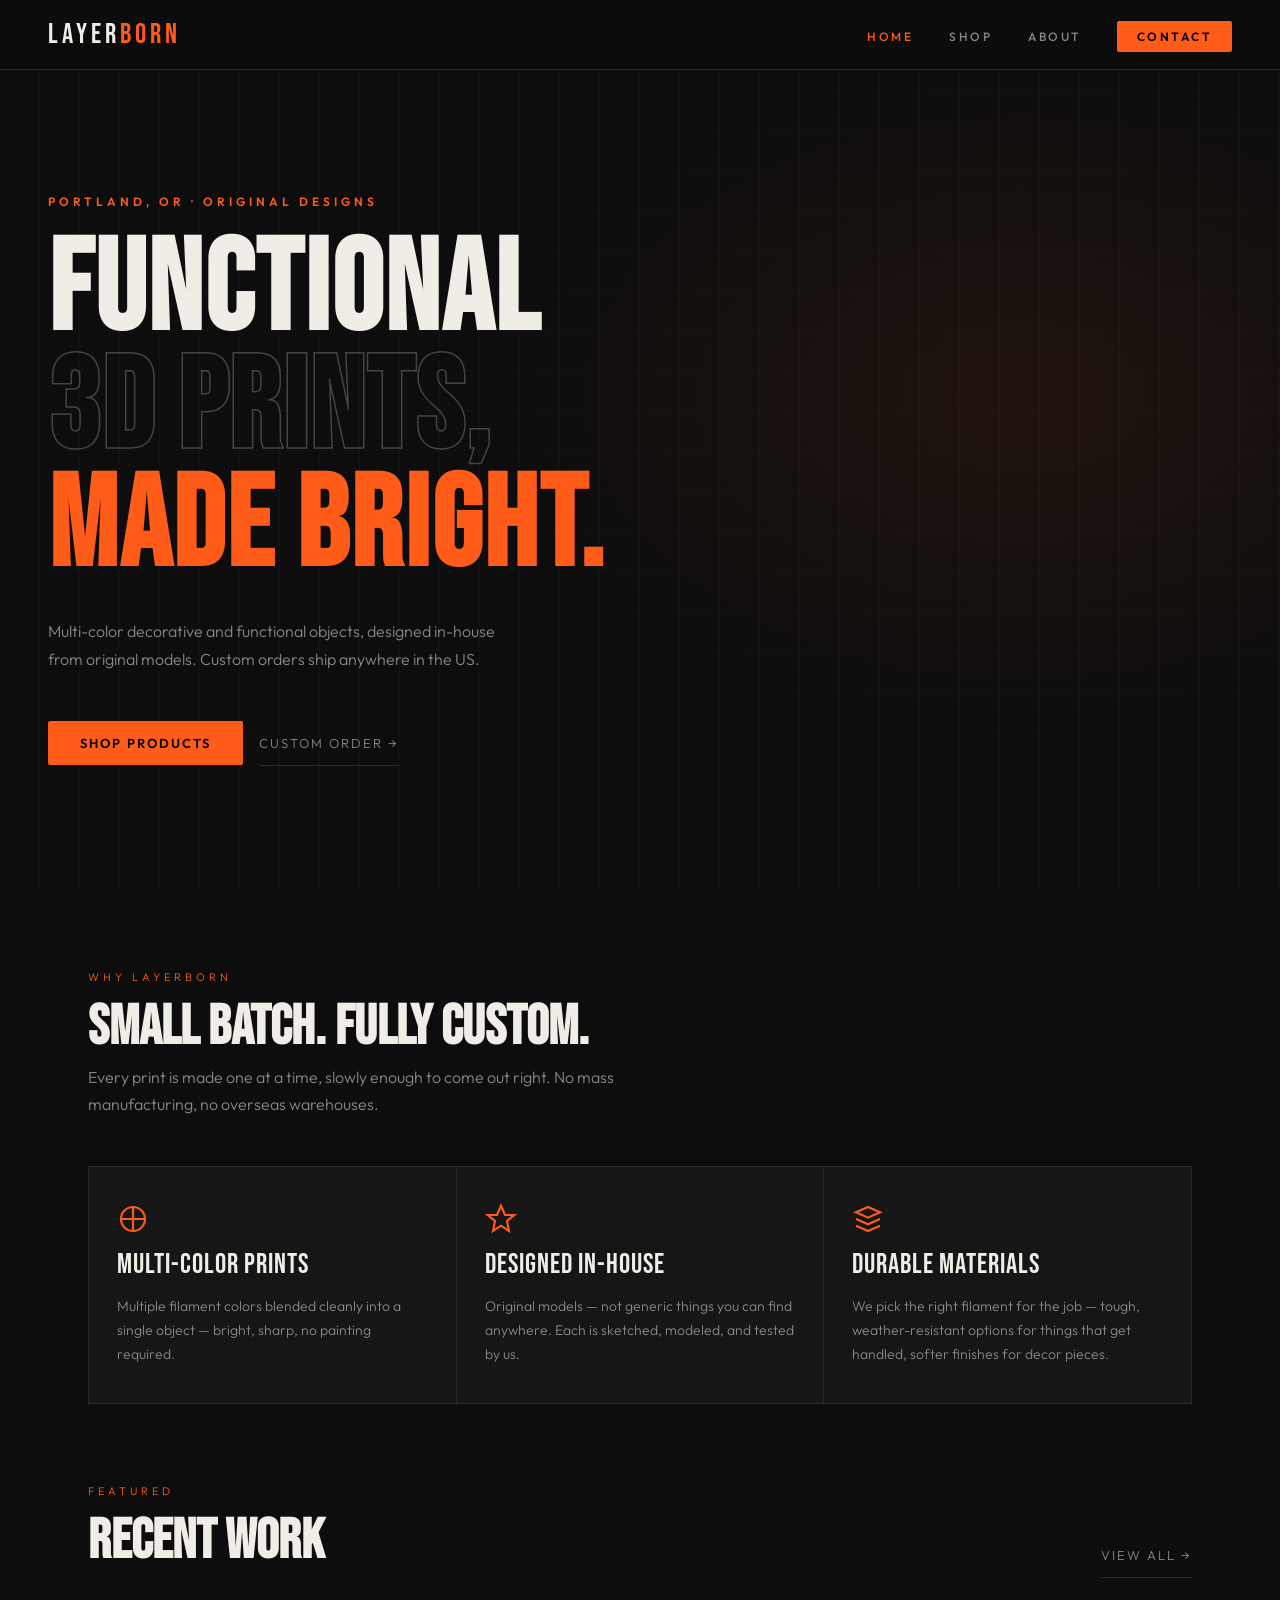
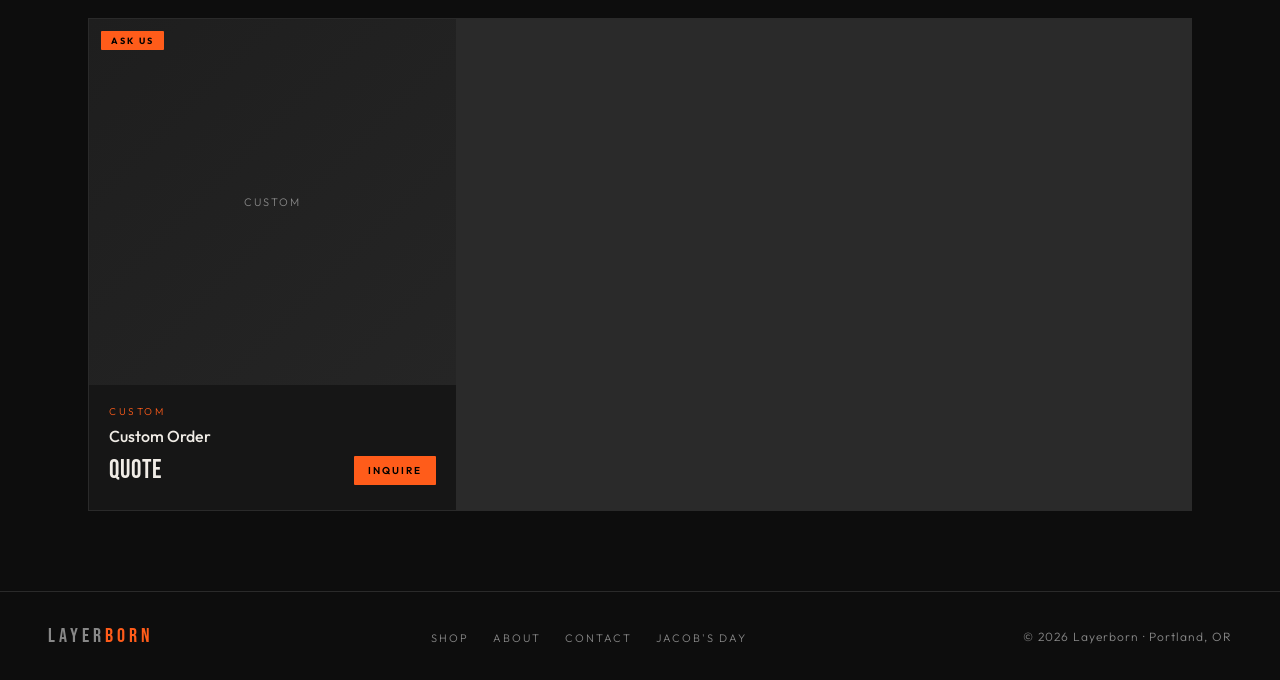
<file: index.html>
<!DOCTYPE html>
<html lang="en">
<head>
  <meta charset="UTF-8" />
  <meta name="viewport" content="width=device-width, initial-scale=1.0"/>
  <title>Layerborn — Custom Multi-Color 3D Printing</title>
  <meta name="description" content="Functional and decorative multi-color 3D prints from original designs. Custom orders welcome." />
  <meta name="theme-color" content="#0d0d0d" />
  <link href="https://fonts.googleapis.com/css2?family=Bebas+Neue&family=Outfit:wght@300;400;500;600&display=swap" rel="stylesheet"/>
  <link rel="stylesheet" href="styles.css" />
</head>
<body>

  <!-- NAV -->
  <nav class="site-nav">
    <a href="index.html" class="nav-logo">LAYER<span>BORN</span></a>
    <button class="nav-toggle" aria-label="Toggle menu">
      <span></span><span></span><span></span>
    </button>
    <ul>
      <li><a href="index.html">Home</a></li>
      <li><a href="shop.html">Shop</a></li>
      <li><a href="about.html">About</a></li>
      <li><a href="contact.html" class="nav-cta">Contact</a></li>
    </ul>
  </nav>

  <!-- HERO -->
  <section class="home-hero">
    <div class="hero-tag">Portland, OR · Original Designs</div>
    <h1 class="hero-title">
      Functional<br/>
      <span class="line2">3D Prints,</span><br/>
      <span class="accent">Made&nbsp;Bright.</span>
    </h1>
    <p class="hero-sub">
      Multi-color decorative and functional objects, designed in-house
      from original models. Custom orders ship anywhere in the US.
    </p>
    <div class="hero-actions">
      <a href="shop.html" class="btn-primary">Shop Products</a>
      <a href="contact.html" class="btn-secondary">Custom Order →</a>
    </div>
  </section>

  <!-- VALUE PROPS -->
  <main class="page">
    <div class="section-label">Why Layerborn</div>
    <h2 class="section-title">Small batch. Fully custom.</h2>
    <p class="page-sub">
      Every print is made one at a time, slowly enough to come out
      right. No mass manufacturing, no overseas warehouses.
    </p>

    <div class="value-props">
      <div class="value-prop">
        <div class="value-prop-icon">
          <svg viewBox="0 0 24 24" fill="none" stroke="currentColor" stroke-width="1.6">
            <circle cx="12" cy="12" r="9"/>
            <path d="M12 3v18M3 12h18"/>
          </svg>
        </div>
        <div class="value-prop-title">Multi-color prints</div>
        <div class="value-prop-text">
          Multiple filament colors blended cleanly into a single object —
          bright, sharp, no painting required.
        </div>
      </div>
      <div class="value-prop">
        <div class="value-prop-icon">
          <svg viewBox="0 0 24 24" fill="none" stroke="currentColor" stroke-width="1.6">
            <path d="M12 2l3 7h7l-5.5 4.5L18 21l-6-4-6 4 1.5-7.5L2 9h7z"/>
          </svg>
        </div>
        <div class="value-prop-title">Designed in-house</div>
        <div class="value-prop-text">
          Original models — not generic things you can find anywhere.
          Each is sketched, modeled, and tested by us.
        </div>
      </div>
      <div class="value-prop">
        <div class="value-prop-icon">
          <svg viewBox="0 0 24 24" fill="none" stroke="currentColor" stroke-width="1.6">
            <path d="M3 7l9-4 9 4-9 4-9-4z"/>
            <path d="M3 12l9 4 9-4M3 17l9 4 9-4"/>
          </svg>
        </div>
        <div class="value-prop-title">Durable materials</div>
        <div class="value-prop-text">
          We pick the right filament for the job — tough,
          weather-resistant options for things that get handled, softer
          finishes for decor pieces.
        </div>
      </div>
    </div>

    <!-- FEATURED PRODUCTS -->
    <div class="featured-header">
      <div>
        <div class="section-label">Featured</div>
        <h2 class="section-title">Recent work</h2>
      </div>
      <a href="shop.html" class="btn-secondary">View all →</a>
    </div>
    <div class="product-grid" id="featured-grid">
      <div class="skeleton"></div>
      <div class="skeleton"></div>
      <div class="skeleton"></div>
    </div>
  </main>

  <!-- FOOTER -->
  <footer class="site-footer">
    <a href="index.html" class="footer-logo">LAYER<span>BORN</span></a>
    <ul class="footer-links">
      <li><a href="shop.html">Shop</a></li>
      <li><a href="about.html">About</a></li>
      <li><a href="contact.html">Contact</a></li>
      <li><a href="jacob.html">Jacob's Day</a></li>
    </ul>
    <div class="footer-copy">© 2026 Layerborn · Portland, OR</div>
  </footer>

  <script src="app.js"></script>
  <script>
    /* Home: load + show up to 4 featured products */
    (async () => {
      const products = await LB.fetchProducts();
      const grid = document.getElementById("featured-grid");
      const items = products.slice(0, 4);
      if (items.length === 0) {
        grid.innerHTML = '<div class="no-products">More products coming soon — <a href="contact.html" style="color:var(--accent)">message us</a> for a custom order.</div>';
        return;
      }
      grid.innerHTML = items.map(LB.renderProductCard).join("");
    })();
  </script>
</body>
</html>
</file>
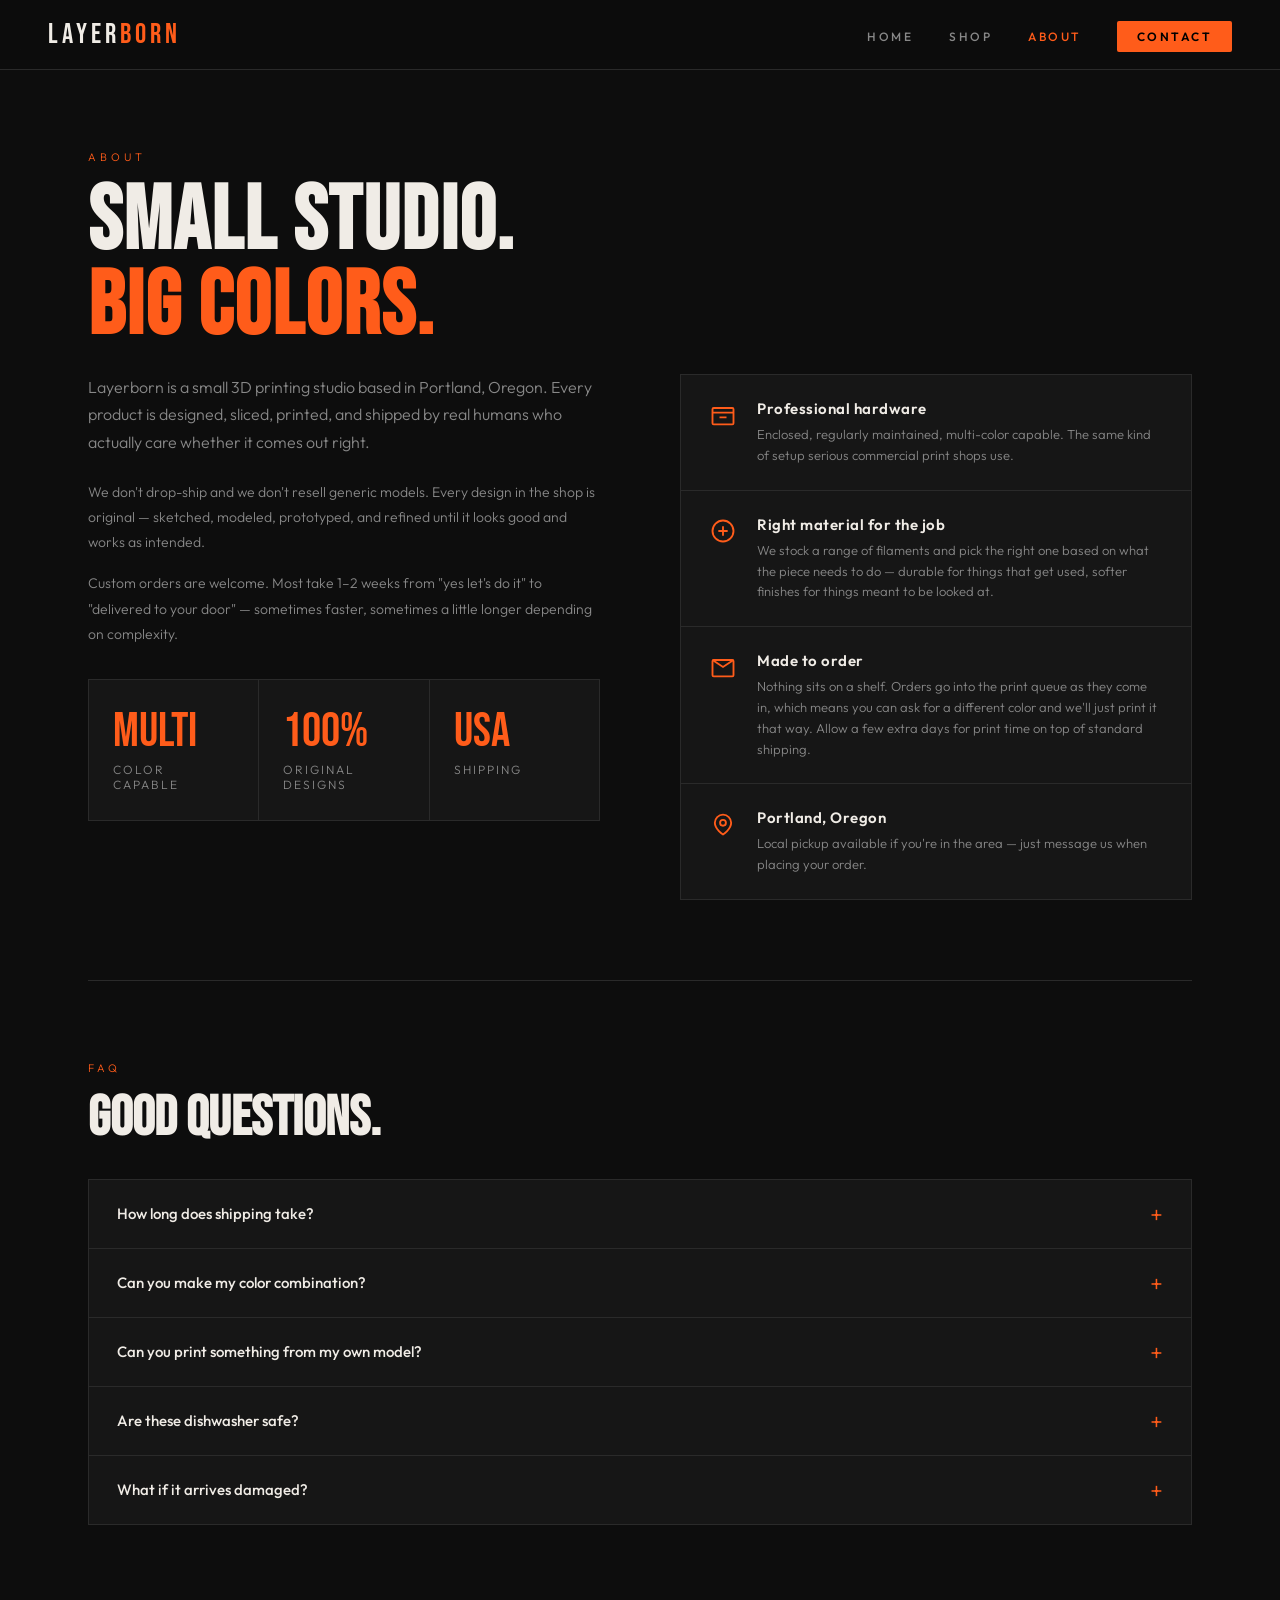
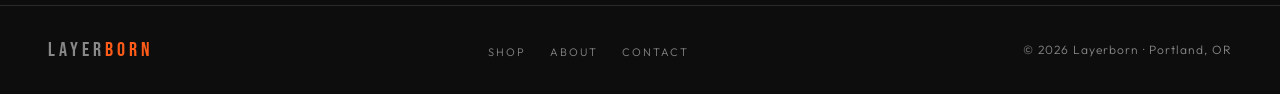
<file: about.html>
<!DOCTYPE html>
<html lang="en">
<head>
  <meta charset="UTF-8" />
  <meta name="viewport" content="width=device-width, initial-scale=1.0"/>
  <title>About — Layerborn</title>
  <meta name="description" content="Layerborn is a small 3D printing studio in Portland, OR." />
  <meta name="theme-color" content="#0d0d0d" />
  <link href="https://fonts.googleapis.com/css2?family=Bebas+Neue&family=Outfit:wght@300;400;500;600&display=swap" rel="stylesheet"/>
  <link rel="stylesheet" href="styles.css" />
</head>
<body>

  <!-- NAV -->
  <nav class="site-nav">
    <a href="index.html" class="nav-logo">LAYER<span>BORN</span></a>
    <button class="nav-toggle" aria-label="Toggle menu">
      <span></span><span></span><span></span>
    </button>
    <ul>
      <li><a href="index.html">Home</a></li>
      <li><a href="shop.html">Shop</a></li>
      <li><a href="about.html">About</a></li>
      <li><a href="contact.html" class="nav-cta">Contact</a></li>
    </ul>
  </nav>

  <main class="page">
    <div class="section-label">About</div>
    <h1 class="page-hero">Small studio.<br/><span class="accent">Big colors.</span></h1>

    <div class="about-grid">
      <div>
        <p class="page-sub" style="margin-bottom:24px;">
          Layerborn is a small 3D printing studio based in Portland, Oregon.
          Every product is designed, sliced, printed, and shipped by real
          humans who actually care whether it comes out right.
        </p>
        <p style="font-size:14px; line-height:1.8; color:var(--muted); margin-bottom:16px;">
          We don't drop-ship and we don't resell generic models. Every design in
          the shop is original — sketched, modeled, prototyped, and refined
          until it looks good and works as intended.
        </p>
        <p style="font-size:14px; line-height:1.8; color:var(--muted);">
          Custom orders are welcome. Most take 1–2 weeks from "yes let's
          do it" to "delivered to your door" — sometimes faster, sometimes
          a little longer depending on complexity.
        </p>

        <div class="about-stats">
          <div class="stat">
            <div class="stat-num">Multi</div>
            <div class="stat-label">Color Capable</div>
          </div>
          <div class="stat">
            <div class="stat-num">100%</div>
            <div class="stat-label">Original Designs</div>
          </div>
          <div class="stat">
            <div class="stat-num">USA</div>
            <div class="stat-label">Shipping</div>
          </div>
        </div>
      </div>

      <div class="about-features">
        <div class="feature">
          <div class="feature-icon">
            <svg viewBox="0 0 24 24" fill="none" stroke="currentColor" stroke-width="1.6">
              <rect x="3" y="6" width="18" height="14" rx="1"/>
              <path d="M3 10h18M9 14h6"/>
            </svg>
          </div>
          <div>
            <div class="feature-title">Professional hardware</div>
            <div class="feature-desc">
              Enclosed, regularly maintained, multi-color capable. The same
              kind of setup serious commercial print shops use.
            </div>
          </div>
        </div>
        <div class="feature">
          <div class="feature-icon">
            <svg viewBox="0 0 24 24" fill="none" stroke="currentColor" stroke-width="1.6">
              <circle cx="12" cy="12" r="9"/>
              <path d="M8 12h8M12 8v8"/>
            </svg>
          </div>
          <div>
            <div class="feature-title">Right material for the job</div>
            <div class="feature-desc">
              We stock a range of filaments and pick the right one based on
              what the piece needs to do — durable for things that get used,
              softer finishes for things meant to be looked at.
            </div>
          </div>
        </div>
        <div class="feature">
          <div class="feature-icon">
            <svg viewBox="0 0 24 24" fill="none" stroke="currentColor" stroke-width="1.6">
              <path d="M3 6l9 6 9-6"/>
              <rect x="3" y="6" width="18" height="14" rx="1"/>
            </svg>
          </div>
          <div>
            <div class="feature-title">Made to order</div>
            <div class="feature-desc">
              Nothing sits on a shelf. Orders go into the print queue as they
              come in, which means you can ask for a different color and we'll
              just print it that way. Allow a few extra days for print time
              on top of standard shipping.
            </div>
          </div>
        </div>
        <div class="feature">
          <div class="feature-icon">
            <svg viewBox="0 0 24 24" fill="none" stroke="currentColor" stroke-width="1.6">
              <path d="M12 21s-7-4.5-7-10a7 7 0 1114 0c0 5.5-7 10-7 10z"/>
              <circle cx="12" cy="11" r="2.5"/>
            </svg>
          </div>
          <div>
            <div class="feature-title">Portland, Oregon</div>
            <div class="feature-desc">
              Local pickup available if you're in the area — just message us
              when placing your order.
            </div>
          </div>
        </div>
      </div>
    </div>

    <div class="section-divider"></div>

    <!-- FAQ -->
    <div class="section-label">FAQ</div>
    <h2 class="section-title" style="margin-bottom:32px;">Good questions.</h2>
    <div class="faq">
      <div class="faq-item">
        <div class="faq-q">How long does shipping take?</div>
        <div class="faq-a">
          Since every order is printed from scratch, expect about 1–2 weeks
          from order to doorstep. Rough breakdown:
          <ul style="margin: 10px 0 0 20px; padding: 0; list-style: disc;">
            <li>Print time: 1–4 days depending on size and complexity</li>
            <li>Packaging, label, and drop-off: 1–2 days</li>
            <li>Standard US shipping in transit: 3–6 days</li>
          </ul>
          Larger or more elaborate orders can take a bit longer. If you need
          something by a specific date, message us first and we'll tell you
          honestly whether we can hit it.
        </div>
      </div>
      <div class="faq-item">
        <div class="faq-q">Can you make my color combination?</div>
        <div class="faq-a">
          Yes, in almost every case. We can blend multiple colors in a
          single print and keep a healthy stock of common ones. Use the
          contact form (or DM us before ordering) and tell us exactly what
          you want.
        </div>
      </div>
      <div class="faq-item">
        <div class="faq-q">Can you print something from my own model?</div>
        <div class="faq-a">
          Sometimes. Send us your STL or 3MF via the contact form and we'll
          take a look. If the model is print-ready and we have the materials,
          we'll quote you. We don't print firearms, copyrighted characters,
          or anything we don't feel right making.
        </div>
      </div>
      <div class="faq-item">
        <div class="faq-q">Are these dishwasher safe?</div>
        <div class="faq-a">
          No — 3D-printed plastics warp under dishwasher heat. Hand-wash with
          mild soap and warm (not hot) water. They'll last years if you treat
          them like nice ceramics.
        </div>
      </div>
      <div class="faq-item">
        <div class="faq-q">What if it arrives damaged?</div>
        <div class="faq-a">
          Message us as soon as you can after delivery (a photo helps) and
          we'll make it right — usually with a reprint. Stuff happens in
          transit; we've got you.
        </div>
      </div>
    </div>
  </main>

  <!-- FOOTER -->
  <footer class="site-footer">
    <a href="index.html" class="footer-logo">LAYER<span>BORN</span></a>
    <ul class="footer-links">
      <li><a href="shop.html">Shop</a></li>
      <li><a href="about.html">About</a></li>
      <li><a href="contact.html">Contact</a></li>
    </ul>
    <div class="footer-copy">© 2026 Layerborn · Portland, OR</div>
  </footer>

  <script src="app.js"></script>
</body>
</html>
</file>
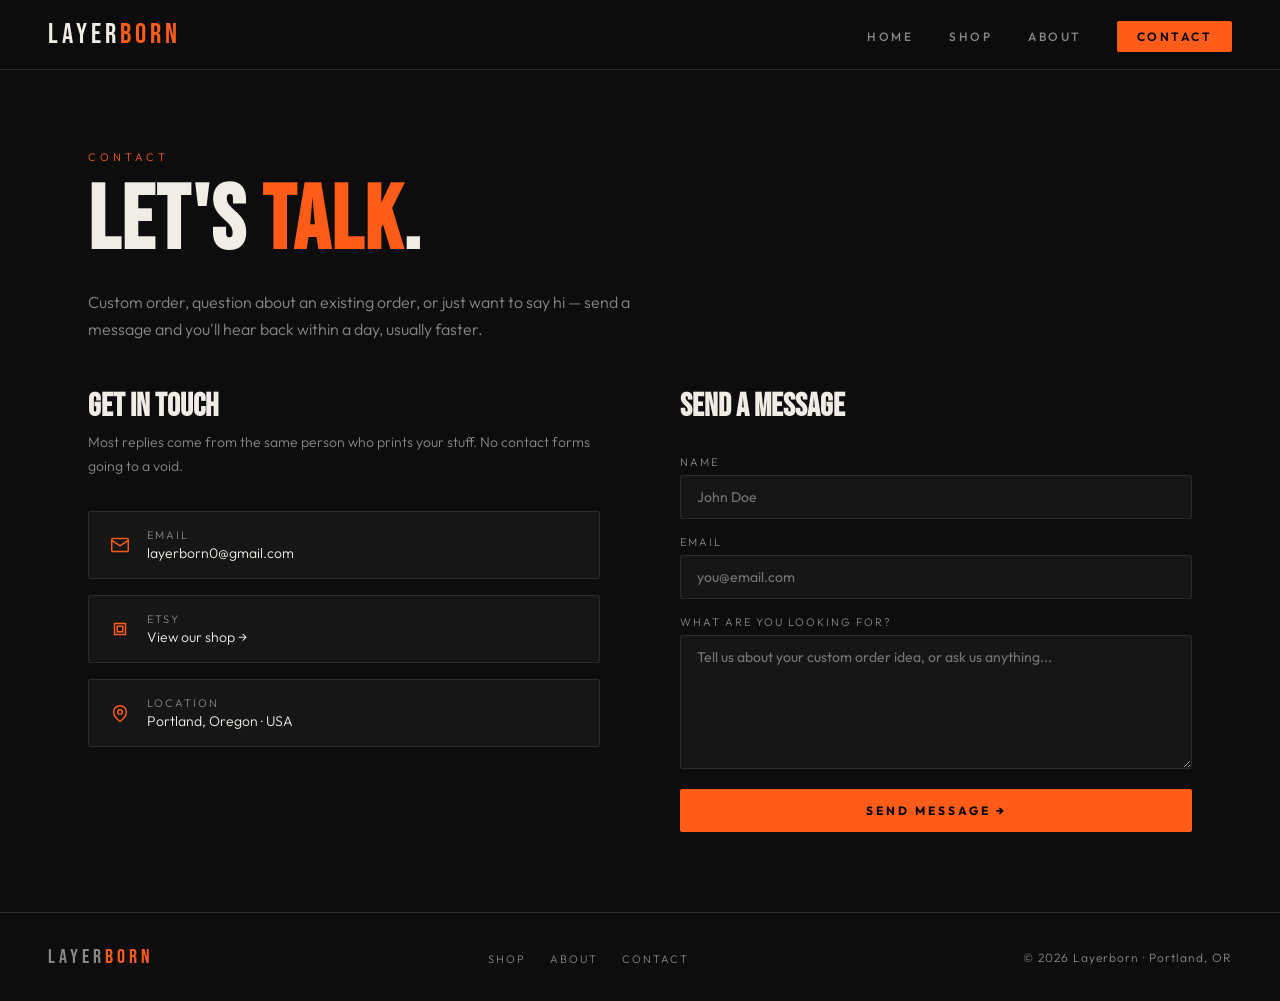
<file: contact.html>
<!DOCTYPE html>
<html lang="en">
<head>
  <meta charset="UTF-8" />
  <meta name="viewport" content="width=device-width, initial-scale=1.0"/>
  <title>Contact — Layerborn</title>
  <meta name="description" content="Get in touch about a custom 3D printing order or a question about an existing one." />
  <meta name="theme-color" content="#0d0d0d" />
  <link href="https://fonts.googleapis.com/css2?family=Bebas+Neue&family=Outfit:wght@300;400;500;600&display=swap" rel="stylesheet"/>
  <link rel="stylesheet" href="styles.css" />
</head>
<body>

  <!-- NAV -->
  <nav class="site-nav">
    <a href="index.html" class="nav-logo">LAYER<span>BORN</span></a>
    <button class="nav-toggle" aria-label="Toggle menu">
      <span></span><span></span><span></span>
    </button>
    <ul>
      <li><a href="index.html">Home</a></li>
      <li><a href="shop.html">Shop</a></li>
      <li><a href="about.html">About</a></li>
      <li><a href="contact.html" class="nav-cta">Contact</a></li>
    </ul>
  </nav>

  <main class="page">
    <div class="section-label">Contact</div>
    <h1 class="page-hero">Let's <span class="accent">talk</span>.</h1>
    <p class="page-sub">
      Custom order, question about an existing order, or just want to say hi —
      send a message and you'll hear back within a day, usually faster.
    </p>

    <div class="contact-grid">
      <div>
        <h2 class="section-title" style="font-size:32px; margin-bottom:8px;">Get in touch</h2>
        <p style="font-size:14px; color:var(--muted); line-height:1.7;">
          Most replies come from the same person who prints your stuff. No
          contact forms going to a void.
        </p>

        <div class="contact-links">
          <a href="mailto:layerborn0@gmail.com" class="contact-link">
            <span class="contact-link-icon">
              <svg viewBox="0 0 24 24" fill="none" stroke="currentColor" stroke-width="1.6">
                <rect x="3" y="5" width="18" height="14" rx="1"/>
                <path d="M3 7l9 6 9-6"/>
              </svg>
            </span>
            <div class="contact-link-text">
              <span>Email</span>
              layerborn0@gmail.com
            </div>
          </a>
          <a href="https://www.etsy.com/" target="_blank" rel="noopener" class="contact-link">
            <span class="contact-link-icon">
              <svg viewBox="0 0 24 24" fill="none" stroke="currentColor" stroke-width="1.6">
                <path d="M6 6h12v12H6z"/>
                <path d="M9 9h6v6H9z"/>
              </svg>
            </span>
            <div class="contact-link-text">
              <span>Etsy</span>
              View our shop →
            </div>
          </a>
          <div class="contact-link" style="cursor:default;">
            <span class="contact-link-icon">
              <svg viewBox="0 0 24 24" fill="none" stroke="currentColor" stroke-width="1.6">
                <path d="M12 21s-7-4.5-7-10a7 7 0 1114 0c0 5.5-7 10-7 10z"/>
                <circle cx="12" cy="11" r="2.5"/>
              </svg>
            </span>
            <div class="contact-link-text">
              <span>Location</span>
              Portland, Oregon · USA
            </div>
          </div>
        </div>
      </div>

      <form id="contact-form" class="contact-form" action="https://formspree.io/f/xlgaazyp" method="POST">
        <h2 class="section-title" style="font-size:32px; margin-bottom:16px;">Send a message</h2>
        <div class="form-field">
          <label for="fs-name">Name</label>
          <input type="text" id="fs-name" name="name" placeholder="John Doe" required />
        </div>
        <div class="form-field">
          <label for="fs-email">Email</label>
          <input type="email" id="fs-email" name="email" placeholder="you@email.com" required />
        </div>
        <div class="form-field">
          <label for="fs-message">What are you looking for?</label>
          <textarea id="fs-message" name="message" rows="6"
            placeholder="Tell us about your custom order idea, or ask us anything..." required></textarea>
        </div>
        <input type="text" name="_honeypot" tabindex="-1" autocomplete="off"
          style="position:absolute;left:-9999px;top:-9999px;" aria-hidden="true" />
        <button type="submit" class="form-submit" id="form-btn">Send Message →</button>
        <p id="form-msg" style="font-size:13px; display:none; margin-top:8px;"></p>
      </form>
    </div>
  </main>

  <!-- FOOTER -->
  <footer class="site-footer">
    <a href="index.html" class="footer-logo">LAYER<span>BORN</span></a>
    <ul class="footer-links">
      <li><a href="shop.html">Shop</a></li>
      <li><a href="about.html">About</a></li>
      <li><a href="contact.html">Contact</a></li>
    </ul>
    <div class="footer-copy">© 2026 Layerborn · Portland, OR</div>
  </footer>

  <script src="app.js"></script>
</body>
</html>
</file>
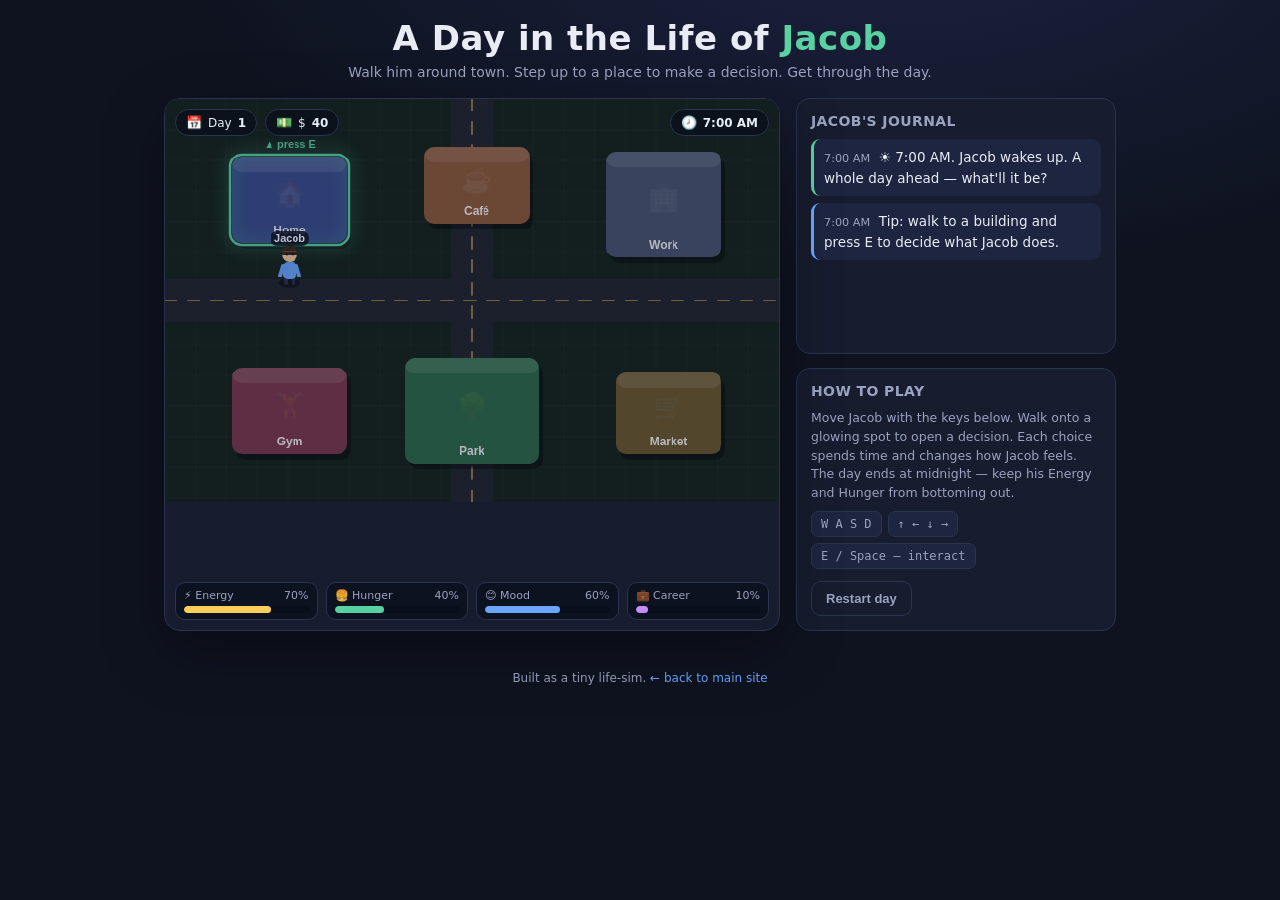
<file: jacob.html>
<!DOCTYPE html>
<html lang="en">
<head>
<meta charset="UTF-8" />
<meta name="viewport" content="width=device-width, initial-scale=1.0, maximum-scale=1.0, user-scalable=no" />
<title>A Day in the Life of Jacob</title>
<style>
  :root{
    --bg:#0f1320; --panel:#171c2e; --panel2:#1e2540; --ink:#e9ecf5;
    --muted:#9aa3c0; --accent:#5ad1a0; --accent2:#6aa6ff; --warn:#ff7b6b;
    --gold:#ffce5a; --line:#2a3350;
  }
  *{box-sizing:border-box}
  html,body{margin:0;height:100%}
  body{
    background:radial-gradient(1200px 600px at 70% -10%, #1b2240 0, transparent 60%), var(--bg);
    color:var(--ink);
    font-family:'Segoe UI',system-ui,-apple-system,Roboto,Helvetica,Arial,sans-serif;
    display:flex;flex-direction:column;align-items:center;
    -webkit-font-smoothing:antialiased;
    overflow-x:hidden;
  }
  header{
    width:100%;max-width:980px;padding:18px 16px 6px;text-align:center;
  }
  header h1{margin:0;font-size:clamp(22px,4vw,34px);letter-spacing:.5px}
  header h1 .accent{color:var(--accent)}
  header p{margin:6px 0 0;color:var(--muted);font-size:14px}

  .wrap{
    width:100%;max-width:980px;padding:12px 14px 40px;
    display:grid;grid-template-columns:1fr 320px;gap:16px;
  }
  @media (max-width:840px){ .wrap{grid-template-columns:1fr} }

  .stage{
    background:var(--panel);border:1px solid var(--line);border-radius:16px;
    overflow:hidden;position:relative;box-shadow:0 20px 60px rgba(0,0,0,.35);
  }
  canvas{display:block;width:100%;height:auto;image-rendering:pixelated;background:#0c1020;touch-action:none}

  .hud{
    position:absolute;top:10px;left:10px;right:10px;display:flex;gap:8px;
    flex-wrap:wrap;pointer-events:none;
  }
  .chip{
    background:rgba(10,14,28,.72);border:1px solid var(--line);border-radius:999px;
    padding:5px 10px;font-size:12px;display:flex;align-items:center;gap:6px;backdrop-filter:blur(4px);
  }
  .chip b{color:var(--ink)}
  .chip .ic{font-size:13px}
  .clock{margin-left:auto}

  .bars{
    position:absolute;left:10px;bottom:10px;right:10px;display:grid;
    grid-template-columns:repeat(4,1fr);gap:8px;pointer-events:none;
  }
  .bar{background:rgba(10,14,28,.72);border:1px solid var(--line);border-radius:10px;padding:6px 8px}
  .bar .lab{display:flex;justify-content:space-between;font-size:11px;color:var(--muted);margin-bottom:4px}
  .bar .track{height:7px;background:#0a0e1c;border-radius:6px;overflow:hidden}
  .bar .fill{height:100%;width:50%;border-radius:6px;transition:width .35s ease}

  .side{display:flex;flex-direction:column;gap:14px}
  .card{background:var(--panel);border:1px solid var(--line);border-radius:14px;padding:14px}
  .card h2{margin:0 0 10px;font-size:14px;letter-spacing:.4px;color:var(--muted);text-transform:uppercase}

  #log{height:200px;overflow:auto;font-size:13.5px;line-height:1.5;display:flex;flex-direction:column;gap:7px}
  #log .entry{padding:8px 10px;background:var(--panel2);border-radius:9px;border-left:3px solid var(--line)}
  #log .entry.good{border-left-color:var(--accent)}
  #log .entry.bad{border-left-color:var(--warn)}
  #log .entry.info{border-left-color:var(--accent2)}
  #log .entry.gold{border-left-color:var(--gold)}
  #log .entry small{color:var(--muted)}

  .hint{font-size:12.5px;color:var(--muted);line-height:1.5}
  .keys{display:flex;gap:6px;flex-wrap:wrap;margin-top:8px}
  .key{background:var(--panel2);border:1px solid var(--line);border-radius:7px;padding:3px 9px;font-size:12px;font-family:ui-monospace,monospace}

  /* Decision modal */
  .modal{
    position:absolute;inset:0;display:none;align-items:center;justify-content:center;
    background:rgba(6,9,18,.7);backdrop-filter:blur(3px);padding:18px;z-index:20;
  }
  .modal.show{display:flex}
  .dialog{
    background:linear-gradient(180deg,var(--panel2),var(--panel));border:1px solid var(--line);
    border-radius:16px;max-width:440px;width:100%;padding:20px;box-shadow:0 30px 80px rgba(0,0,0,.5);
    animation:pop .18s ease;
  }
  @keyframes pop{from{transform:scale(.94);opacity:0}to{transform:scale(1);opacity:1}}
  .dialog .place{font-size:12px;color:var(--accent);text-transform:uppercase;letter-spacing:1px}
  .dialog h3{margin:6px 0 8px;font-size:19px}
  .dialog p{margin:0 0 16px;color:var(--muted);font-size:14px;line-height:1.55}
  .choices{display:flex;flex-direction:column;gap:9px}
  .choice{
    text-align:left;background:var(--panel);border:1px solid var(--line);color:var(--ink);
    padding:11px 13px;border-radius:11px;cursor:pointer;font-size:14px;transition:.14s;
    display:flex;justify-content:space-between;align-items:center;gap:10px;
  }
  .choice:hover{border-color:var(--accent2);transform:translateY(-1px);background:var(--panel2)}
  .choice .cost{font-size:12px;color:var(--muted);white-space:nowrap}
  .choice .cost .up{color:var(--accent)}
  .choice .cost .dn{color:var(--warn)}

  .touchpad{display:none;margin-top:12px;grid-template-columns:repeat(3,1fr);gap:8px;max-width:220px}
  @media (max-width:840px){ .touchpad{display:grid} }
  .touchpad button{
    background:var(--panel2);border:1px solid var(--line);color:var(--ink);border-radius:12px;
    padding:14px 0;font-size:18px;cursor:pointer;user-select:none;
  }
  .touchpad button:active{background:var(--accent2);color:#06121f}
  .touchpad .sp{visibility:hidden}

  .toast{
    position:absolute;top:54px;left:50%;transform:translateX(-50%);
    background:rgba(10,14,28,.92);border:1px solid var(--line);border-radius:10px;
    padding:8px 14px;font-size:13px;opacity:0;transition:opacity .3s;pointer-events:none;z-index:15;
  }
  .toast.show{opacity:1}
  footer{color:var(--muted);font-size:12px;padding:0 0 30px;text-align:center}
  footer a{color:var(--accent2);text-decoration:none}
  .btn{
    background:var(--accent);color:#06121f;border:none;border-radius:10px;padding:9px 14px;
    font-weight:600;cursor:pointer;font-size:13px;
  }
  .btn.ghost{background:transparent;color:var(--muted);border:1px solid var(--line)}
  .row{display:flex;gap:8px;align-items:center}
</style>
</head>
<body>
  <header>
    <h1>A Day in the Life of <span class="accent">Jacob</span></h1>
    <p>Walk him around town. Step up to a place to make a decision. Get through the day.</p>
  </header>

  <div class="wrap">
    <div class="stage">
      <canvas id="game" width="640" height="420"></canvas>
      <div class="hud">
        <div class="chip"><span class="ic">📅</span> Day <b id="dayNum">1</b></div>
        <div class="chip"><span class="ic">💵</span> $<b id="money">40</b></div>
        <div class="chip clock"><span class="ic">🕗</span> <b id="clock">7:00 AM</b></div>
      </div>
      <div class="bars">
        <div class="bar"><div class="lab"><span>⚡ Energy</span><span id="energyV">70%</span></div><div class="track"><div class="fill" id="energyB" style="background:var(--gold)"></div></div></div>
        <div class="bar"><div class="lab"><span>🍔 Hunger</span><span id="hungerV">40%</span></div><div class="track"><div class="fill" id="hungerB" style="background:var(--accent)"></div></div></div>
        <div class="bar"><div class="lab"><span>😊 Mood</span><span id="moodV">60%</span></div><div class="track"><div class="fill" id="moodB" style="background:var(--accent2)"></div></div></div>
        <div class="bar"><div class="lab"><span>💼 Career</span><span id="careerV">10%</span></div><div class="track"><div class="fill" id="careerB" style="background:#c58cff"></div></div></div>
      </div>
      <div class="toast" id="toast"></div>

      <div class="modal" id="modal">
        <div class="dialog">
          <div class="place" id="dlgPlace">Home</div>
          <h3 id="dlgTitle">What now?</h3>
          <p id="dlgText"></p>
          <div class="choices" id="dlgChoices"></div>
        </div>
      </div>
    </div>

    <div class="side">
      <div class="card">
        <h2>Jacob's Journal</h2>
        <div id="log"></div>
      </div>
      <div class="card">
        <h2>How to play</h2>
        <div class="hint">
          Move Jacob with the keys below. Walk onto a glowing spot to open a decision.
          Each choice spends time and changes how Jacob feels. The day ends at midnight —
          keep his Energy and Hunger from bottoming out.
          <div class="keys">
            <span class="key">W A S D</span><span class="key">↑ ← ↓ →</span><span class="key">E / Space — interact</span>
          </div>
          <div class="touchpad">
            <span class="sp"></span><button data-dir="up">▲</button><span class="sp"></span>
            <button data-dir="left">◀</button><button data-dir="act">●</button><button data-dir="right">▶</button>
            <span class="sp"></span><button data-dir="down">▼</button><span class="sp"></span>
          </div>
          <div class="row" style="margin-top:12px">
            <button class="btn ghost" id="resetBtn">Restart day</button>
          </div>
        </div>
      </div>
    </div>
  </div>

  <footer>
    Built as a tiny life-sim. <a href="index.html">← back to main site</a>
  </footer>

<script>
(() => {
  "use strict";
  const cv = document.getElementById('game');
  const ctx = cv.getContext('2d');
  const W = cv.width, H = cv.height;

  // ---------- World layout ----------
  // Tile-ish world; buildings are interaction zones.
  const places = [
    { id:'home',   name:"Jacob's Apartment", x: 70,  y: 60,  w:120, h:90,  color:'#3a4d8c', emoji:'🏠', label:'Home' },
    { id:'cafe',   name:"The Daily Grind",   x: 270, y: 50,  w:110, h:80,  color:'#8c5a3a', emoji:'☕', label:'Café' },
    { id:'work',   name:"Office Tower",      x: 460, y: 55,  w:120, h:110, color:'#4a5570', emoji:'🏢', label:'Work' },
    { id:'gym',    name:"Iron Yard Gym",     x: 70,  y: 280, w:120, h:90,  color:'#7a3a4d', emoji:'🏋️', label:'Gym' },
    { id:'park',   name:"Greenfield Park",   x: 250, y: 270, w:140, h:110, color:'#2f6b4a', emoji:'🌳', label:'Park' },
    { id:'shop',   name:"Corner Market",     x: 470, y: 285, w:110, h:85,  color:'#6b5a2f', emoji:'🛒', label:'Market' },
  ];

  // ---------- Player ----------
  const jacob = { x: W/2, y: H/2, size: 14, speed: 2.2, dir:'down', step:0, moving:false };

  // ---------- Stats ----------
  const DEFAULTS = { day:1, minutes: 7*60, money:40, energy:70, hunger:40, mood:60, career:10 };
  let s = { ...DEFAULTS };
  let dayOver = false;

  const clamp = (v) => Math.max(0, Math.min(100, v));
  const $ = (id) => document.getElementById(id);

  function fmtClock(min){
    let h = Math.floor(min/60) % 24, m = min % 60;
    const ap = h < 12 ? 'AM' : 'PM';
    let hh = h % 12; if (hh === 0) hh = 12;
    return `${hh}:${String(m).padStart(2,'0')} ${ap}`;
  }

  function render(){
    $('dayNum').textContent = s.day;
    $('money').textContent = s.money;
    $('clock').textContent = fmtClock(s.minutes);
    const set = (b,v,t) => { $(b).style.width = clamp(v)+'%'; $(t).textContent = Math.round(clamp(v))+'%'; };
    set('energyB', s.energy, 'energyV');
    set('hungerB', s.hunger, 'hungerV');
    set('moodB', s.mood, 'moodV');
    set('careerB', s.career, 'careerV');
  }

  // ---------- Journal ----------
  function log(text, kind='info'){
    const el = document.createElement('div');
    el.className = 'entry ' + kind;
    el.innerHTML = `<small>${fmtClock(s.minutes)}</small> &nbsp;${text}`;
    const box = $('log');
    box.appendChild(el);
    box.scrollTop = box.scrollHeight;
  }

  let toastT;
  function toast(msg){
    const t = $('toast');
    t.textContent = msg; t.classList.add('show');
    clearTimeout(toastT); toastT = setTimeout(()=>t.classList.remove('show'), 1600);
  }

  // ---------- Time / consequences ----------
  function advance(min){
    s.minutes += min;
    // passive drain proportional to time spent
    s.energy = clamp(s.energy - min*0.018);
    s.hunger = clamp(s.hunger + min*0.03);
    if (s.hunger > 80) s.mood = clamp(s.mood - min*0.02);
    if (s.energy < 15) s.mood = clamp(s.mood - min*0.02);
    if (s.minutes >= 24*60) endDay();
    render();
  }

  function applyEffects(e){
    if (e.money)  s.money  = Math.max(0, s.money + e.money);
    if (e.energy) s.energy = clamp(s.energy + e.energy);
    if (e.hunger) s.hunger = clamp(s.hunger + e.hunger);
    if (e.mood)   s.mood   = clamp(s.mood + e.mood);
    if (e.career) s.career = clamp(s.career + e.career);
    if (e.time)   advance(e.time); else render();
  }

  // ---------- Decisions ----------
  const SCENES = {
    home: () => ({
      title: "Home sweet home",
      text: s.minutes > 21*60
        ? "It's late. The bed is calling and tomorrow won't wait."
        : "Your apartment is quiet. What do you want to do?",
      choices: [
        { label:"Sleep until morning", cost:"⚡ recover", eff:{}, fn: sleepToMorning },
        { label:"Power nap (1h)", cost:"⚡ +18 · 🕗 1h", eff:{energy:18, time:60}, msg:"A short nap takes the edge off." },
        { label:"Cook a real meal", cost:"💵 -6 · 🍔 -40", eff:{money:-6, hunger:-40, mood:+6, time:40}, msg:"Homemade and hot. Worth it.", need:{money:6} },
        { label:"Tidy up & relax", cost:"😊 +10 · 🕗 45m", eff:{mood:+10, energy:-4, time:45}, msg:"A clean space, a clear head." },
      ]
    }),
    cafe: () => ({
      title: "The Daily Grind",
      text: "Warm espresso smell, soft chatter. The barista nods at you.",
      choices: [
        { label:"Black coffee to go", cost:"💵 -3 · ⚡ +14", eff:{money:-3, energy:14, mood:+3, time:15}, msg:"That hits different.", need:{money:3} },
        { label:"Coffee + pastry", cost:"💵 -8 · 🍔 -25", eff:{money:-8, hunger:-25, energy:10, mood:+6, time:25}, msg:"Flaky, buttery, perfect.", need:{money:8} },
        { label:"Catch up with a friend", cost:"😊 +16 · 🕗 50m", eff:{mood:+16, energy:-3, time:50}, msg:"Good company beats caffeine." },
        { label:"Just use the wifi", cost:"💼 +4", eff:{career:+4, energy:-4, time:40}, msg:"You knock out a few emails." },
      ]
    }),
    work: () => ({
      title: "Office Tower",
      text: s.energy < 20
        ? "You can barely keep your eyes open, but the deadline looms."
        : "Your desk, your inbox, your shot at that promotion.",
      choices: [
        { label:"Grind a focused shift", cost:"💵 +45 · 💼 +12", eff:{money:+45, career:+12, energy:-22, hunger:+12, mood:-4, time:240}, msg:"Productive. Draining. Paid." },
        { label:"Pitch a bold idea", cost:"💼 risky", eff:{}, fn: workGamble },
        { label:"Coast and clock out early", cost:"💵 +18 · 😊 +6", eff:{money:+18, career:-2, mood:+6, energy:-8, time:120}, msg:"Some days you just survive." },
        { label:"Chat by the water cooler", cost:"😊 +8 · 💼 +2", eff:{mood:+8, career:+2, energy:-3, time:30}, msg:"Office gossip is a love language." },
      ]
    }),
    gym: () => ({
      title: "Iron Yard Gym",
      text: "Clanging weights and the smell of determination.",
      choices: [
        { label:"Full workout", cost:"😊 +14 · ⚡ -18", eff:{mood:+14, energy:-18, hunger:+18, career:+2, time:75}, msg:"Endorphins unlocked." },
        { label:"Light cardio", cost:"😊 +8 · ⚡ -8", eff:{mood:+8, energy:-8, hunger:+8, time:40}, msg:"A gentle reset." },
        { label:"Sauna & stretch", cost:"⚡ +10 · 😊 +6", eff:{energy:+10, mood:+6, time:35}, msg:"Loose muscles, easy mind." },
      ]
    }),
    park: () => ({
      title: "Greenfield Park",
      text: "Sunlight through the trees, a dog chasing a frisbee.",
      choices: [
        { label:"Long walk", cost:"😊 +12 · ⚡ -5", eff:{mood:+12, energy:-5, time:50}, msg:"The world slows down a little." },
        { label:"Sit and people-watch", cost:"😊 +8 · ⚡ +6", eff:{mood:+8, energy:+6, time:35}, msg:"Doing nothing, beautifully." },
        { label:"Random encounter", cost:"❓", eff:{}, fn: parkEvent },
      ]
    }),
    shop: () => ({
      title: "Corner Market",
      text: "Fluorescent lights and a fridge that hums. Stock up?",
      choices: [
        { label:"Grab a quick meal", cost:"💵 -7 · 🍔 -35", eff:{money:-7, hunger:-35, mood:+3, time:20}, msg:"Cheap, fast, filling.", need:{money:7} },
        { label:"Energy drink", cost:"💵 -4 · ⚡ +20", eff:{money:-4, energy:+20, mood:-2, hunger:+5, time:10}, msg:"Wings, allegedly.", need:{money:4} },
        { label:"Buy a lottery ticket", cost:"💵 -2 · ❓", eff:{}, fn: lottery, need:{money:2} },
        { label:"Healthy groceries", cost:"💵 -12 · 🍔 -20", eff:{money:-12, hunger:-20, mood:+8, energy:+4, time:30}, msg:"Future-you says thanks.", need:{money:12} },
      ]
    }),
  };

  // Special outcome handlers
  function sleepToMorning(){
    closeModal();
    const restful = s.energy < 50;
    s.energy = clamp(85 + (restful?10:0));
    s.mood = clamp(s.mood + 6);
    // jump to 7am next day
    s.minutes = 24*60; // triggers endDay -> new day at 7
    log("Jacob sleeps. The city goes dark and quiet. 🌙", 'info');
    advance(0);
  }

  function workGamble(){
    closeModal();
    advance(90);
    if (Math.random() < 0.5){
      applyEffects({career:+22, money:+30, mood:+12});
      log("The pitch lands! The room nods. Big win for Jacob's career. 🚀", 'gold');
      toast("Pitch succeeded!");
    } else {
      applyEffects({career:-6, mood:-12, energy:-6});
      log("The pitch flops. Awkward silence. Jacob shrinks a little. 😬", 'bad');
      toast("Pitch flopped.");
    }
  }

  function parkEvent(){
    closeModal();
    advance(30);
    const r = Math.random();
    if (r < 0.34){
      applyEffects({money:+10, mood:+8});
      log("Jacob finds a $10 bill on the path. Lucky day! 💸", 'good');
      toast("Found $10!");
    } else if (r < 0.67){
      applyEffects({mood:+18, energy:+5});
      log("A stranger's dog flops over for belly rubs. Pure serotonin. 🐕", 'good');
      toast("Wholesome moment.");
    } else {
      applyEffects({mood:-6, energy:-6});
      log("It starts to drizzle. Jacob jogs for cover, slightly grumpy. 🌧️", 'bad');
      toast("Rained on.");
    }
  }

  function lottery(){
    closeModal();
    s.money = Math.max(0, s.money - 2);
    advance(10);
    const r = Math.random();
    if (r < 0.04){
      applyEffects({money:+200, mood:+30});
      log("JACKPOT. Jacob wins $200. He can't stop laughing. 🎉", 'gold');
      toast("JACKPOT! +$200");
    } else if (r < 0.2){
      applyEffects({money:+8, mood:+6});
      log("Small win — $8 back. Not bad for a scratch-off. 🎫", 'good');
      toast("Won $8");
    } else {
      applyEffects({mood:-4});
      log("Nothing. The ticket joins the others in the trash. 🗑️", 'bad');
      toast("No luck.");
    }
  }

  // ---------- Day cycle ----------
  function endDay(){
    if (dayOver) return;
    dayOver = true;
    const summary = `Day ${s.day} wrapped. Energy ${Math.round(s.energy)}%, Mood ${Math.round(s.mood)}%, Career ${Math.round(s.career)}%, $${s.money}.`;
    log("— " + summary + " —", 'info');

    // start next day
    s.day += 1;
    s.minutes = 7*60;
    // overnight: if Jacob never slept properly, he's rough
    if (s.energy < 30) { s.energy = clamp(s.energy + 30); log("A restless night. Jacob wakes up tired. 😵", 'bad'); }
    else { s.energy = clamp(Math.max(s.energy, 80)); }
    s.hunger = clamp(s.hunger + 15);
    dayOver = false;
    jacob.x = places[0].x + places[0].w/2;
    jacob.y = places[0].y + places[0].h + 28;
    log(`☀️ Day ${s.day} begins. Jacob stretches and starts again.`, 'good');
    render();
  }

  // ---------- Modal ----------
  let modalOpen = false;
  function openScene(place){
    if (modalOpen) return;
    const scene = SCENES[place.id]();
    $('dlgPlace').textContent = place.label;
    $('dlgTitle').textContent = scene.title;
    $('dlgText').textContent = scene.text;
    const box = $('dlgChoices');
    box.innerHTML = '';

    scene.choices.forEach(c => {
      const btn = document.createElement('button');
      btn.className = 'choice';
      const affordable = !c.need || (!c.need.money || s.money >= c.need.money);
      btn.innerHTML = `<span>${c.label}</span><span class="cost">${prettyCost(c.cost)}</span>`;
      if (!affordable){ btn.disabled = true; btn.style.opacity = .45; btn.style.cursor='not-allowed';
        btn.querySelector('.cost').textContent = "can't afford"; }
      btn.addEventListener('click', () => {
        if (!affordable) return;
        if (c.fn){ c.fn(); }
        else {
          closeModal();
          applyEffects(c.eff);
          if (c.msg) log(`${place.label}: ${c.msg}`, kindForEff(c.eff));
          toast(c.msg ? c.msg.split('.')[0] : 'Done');
        }
      });
      box.appendChild(btn);
    });

    // always allow leaving
    const leave = document.createElement('button');
    leave.className = 'choice'; leave.style.opacity = .8;
    leave.innerHTML = `<span>Leave</span><span class="cost">↩</span>`;
    leave.addEventListener('click', closeModal);
    box.appendChild(leave);

    $('modal').classList.add('show');
    modalOpen = true;
  }
  function closeModal(){ $('modal').classList.remove('show'); modalOpen = false; cooldown = 30; }

  function prettyCost(str){
    return (str||'')
      .replace(/\+(\d+)/g,'<span class="up">+$1</span>')
      .replace(/-(\d+)/g,'<span class="dn">-$1</span>');
  }
  function kindForEff(e){
    const net = (e.mood||0) + (e.energy||0)/2 + (e.money||0)/8 + (e.career||0);
    return net >= 0 ? 'good' : 'bad';
  }

  // ---------- Input ----------
  const keys = {};
  window.addEventListener('keydown', (e) => {
    const k = e.key.toLowerCase();
    if (['arrowup','arrowdown','arrowleft','arrowright',' '].includes(k)) e.preventDefault();
    keys[k] = true;
    if ((k === 'e' || k === ' ') && !modalOpen) tryInteract();
    if (k === 'escape' && modalOpen) closeModal();
  });
  window.addEventListener('keyup', (e) => { keys[e.key.toLowerCase()] = false; });

  // touch pad
  document.querySelectorAll('.touchpad button').forEach(b => {
    const dir = b.dataset.dir;
    const map = { up:'arrowup', down:'arrowdown', left:'arrowleft', right:'arrowright' };
    const press = (v) => {
      if (dir === 'act'){ if (v && !modalOpen) tryInteract(); return; }
      keys[map[dir]] = v;
    };
    b.addEventListener('touchstart', (e)=>{ e.preventDefault(); press(true); }, {passive:false});
    b.addEventListener('touchend',   (e)=>{ e.preventDefault(); press(false); }, {passive:false});
    b.addEventListener('mousedown', ()=>press(true));
    b.addEventListener('mouseup',   ()=>press(false));
    b.addEventListener('mouseleave',()=>press(false));
  });

  $('resetBtn').addEventListener('click', () => {
    s = { ...DEFAULTS };
    jacob.x = W/2; jacob.y = H/2; dayOver = false;
    $('log').innerHTML = '';
    closeModal();
    log("A fresh start. Day 1, 7:00 AM. ☀️", 'good');
    render();
  });

  let cooldown = 0;
  function nearestPlace(){
    for (const p of places){
      const cx = p.x + p.w/2, cy = p.y + p.h/2;
      const r = Math.hypot(jacob.x - cx, jacob.y - cy);
      const reach = Math.max(p.w, p.h)/2 + 26;
      if (r < reach) return p;
    }
    return null;
  }
  function tryInteract(){
    if (cooldown > 0) return;
    const p = nearestPlace();
    if (p) openScene(p);
    else toast("Walk up to a building to interact.");
  }

  // ---------- Movement & loop ----------
  function update(){
    if (cooldown > 0) cooldown--;
    if (!modalOpen){
      let dx = 0, dy = 0;
      if (keys['arrowup']||keys['w']) dy -= 1;
      if (keys['arrowdown']||keys['s']) dy += 1;
      if (keys['arrowleft']||keys['a']) dx -= 1;
      if (keys['arrowright']||keys['d']) dx += 1;
      jacob.moving = (dx||dy) ? true : false;
      if (jacob.moving){
        const len = Math.hypot(dx,dy) || 1;
        jacob.x += (dx/len) * jacob.speed;
        jacob.y += (dy/len) * jacob.speed;
        if (Math.abs(dx) > Math.abs(dy)) jacob.dir = dx>0?'right':'left';
        else jacob.dir = dy>0?'down':'up';
        jacob.step += 0.25;
      }
      // bounds
      const pad = jacob.size;
      jacob.x = Math.max(pad, Math.min(W-pad, jacob.x));
      jacob.y = Math.max(pad+30, Math.min(H-pad, jacob.y));
    }
  }

  // ---------- Drawing ----------
  function drawGround(){
    // grass base
    ctx.fillStyle = '#16241c';
    ctx.fillRect(0,0,W,H);
    // subtle grid
    ctx.strokeStyle = 'rgba(255,255,255,0.03)';
    ctx.lineWidth = 1;
    for (let x=0;x<W;x+=32){ ctx.beginPath();ctx.moveTo(x,0);ctx.lineTo(x,H);ctx.stroke(); }
    for (let y=0;y<H;y+=32){ ctx.beginPath();ctx.moveTo(0,y);ctx.lineTo(W,y);ctx.stroke(); }

    // roads connecting the town (simple cross)
    ctx.fillStyle = '#23262f';
    ctx.fillRect(0, H/2-22, W, 44);
    ctx.fillRect(W/2-22, 0, 44, H);
    // road dashes
    ctx.strokeStyle = 'rgba(255,206,90,0.5)';
    ctx.setLineDash([12,12]); ctx.lineWidth = 2;
    ctx.beginPath(); ctx.moveTo(0,H/2); ctx.lineTo(W,H/2); ctx.stroke();
    ctx.beginPath(); ctx.moveTo(W/2,0); ctx.lineTo(W/2,H); ctx.stroke();
    ctx.setLineDash([]);
  }

  function roundRect(x,y,w,h,r){
    ctx.beginPath();
    ctx.moveTo(x+r,y);
    ctx.arcTo(x+w,y,x+w,y+h,r);
    ctx.arcTo(x+w,y+h,x,y+h,r);
    ctx.arcTo(x,y+h,x,y,r);
    ctx.arcTo(x,y,x+w,y,r);
    ctx.closePath();
  }

  function drawPlaces(){
    const near = nearestPlace();
    for (const p of places){
      // shadow
      ctx.fillStyle = 'rgba(0,0,0,0.35)';
      roundRect(p.x+4, p.y+6, p.w, p.h, 10); ctx.fill();
      // body
      ctx.fillStyle = p.color;
      roundRect(p.x, p.y, p.w, p.h, 10); ctx.fill();
      // roof strip
      ctx.fillStyle = 'rgba(255,255,255,0.10)';
      roundRect(p.x, p.y, p.w, 16, 10); ctx.fill();
      // glow if near
      if (near === p){
        ctx.save();
        ctx.shadowColor = '#5ad1a0'; ctx.shadowBlur = 18;
        ctx.strokeStyle = '#5ad1a0'; ctx.lineWidth = 2.5;
        roundRect(p.x-2, p.y-2, p.w+4, p.h+4, 12); ctx.stroke();
        ctx.restore();
      }
      // emoji + label
      ctx.font = '26px serif'; ctx.textAlign = 'center'; ctx.textBaseline='middle';
      ctx.fillText(p.emoji, p.x+p.w/2, p.y+p.h/2 - 4);
      ctx.font = '600 12px Segoe UI, sans-serif';
      ctx.fillStyle = 'rgba(255,255,255,0.92)';
      ctx.fillText(p.label, p.x+p.w/2, p.y+p.h - 12);

      if (near === p){
        ctx.fillStyle = '#5ad1a0';
        ctx.font = '700 11px Segoe UI, sans-serif';
        ctx.fillText('▲ press E', p.x+p.w/2, p.y - 12);
      }
    }
  }

  function drawJacob(){
    const x = jacob.x, y = jacob.y, sz = jacob.size;
    // shadow
    ctx.fillStyle = 'rgba(0,0,0,0.4)';
    ctx.beginPath(); ctx.ellipse(x, y+sz, sz*0.8, sz*0.35, 0, 0, Math.PI*2); ctx.fill();

    const bob = jacob.moving ? Math.sin(jacob.step)*2 : 0;
    const legSwing = jacob.moving ? Math.sin(jacob.step)*4 : 0;

    // legs
    ctx.strokeStyle = '#2a3350'; ctx.lineWidth = 4; ctx.lineCap='round';
    ctx.beginPath(); ctx.moveTo(x-4, y+6); ctx.lineTo(x-4+legSwing, y+sz); ctx.stroke();
    ctx.beginPath(); ctx.moveTo(x+4, y+6); ctx.lineTo(x+4-legSwing, y+sz); ctx.stroke();

    // body (shirt)
    ctx.fillStyle = '#6aa6ff';
    roundRect(x-7, y-8+bob, 14, 18, 5); ctx.fill();

    // arms
    ctx.strokeStyle = '#6aa6ff'; ctx.lineWidth = 4;
    ctx.beginPath(); ctx.moveTo(x-7, y-4+bob); ctx.lineTo(x-10-legSwing, y+6+bob); ctx.stroke();
    ctx.beginPath(); ctx.moveTo(x+7, y-4+bob); ctx.lineTo(x+10+legSwing, y+6+bob); ctx.stroke();

    // head
    ctx.fillStyle = '#f0c9a0';
    ctx.beginPath(); ctx.arc(x, y-16+bob, 8, 0, Math.PI*2); ctx.fill();
    // hair
    ctx.fillStyle = '#3a2a1a';
    ctx.beginPath(); ctx.arc(x, y-18+bob, 8, Math.PI*1.05, Math.PI*1.95); ctx.fill();
    ctx.fillRect(x-8, y-19+bob, 16, 4);

    // face direction (eyes)
    ctx.fillStyle = '#1a1a2a';
    const fx = jacob.dir==='left'?-3 : jacob.dir==='right'?3 : 0;
    if (jacob.dir !== 'up'){
      ctx.beginPath(); ctx.arc(x-3+fx, y-16+bob, 1.4, 0, Math.PI*2); ctx.fill();
      ctx.beginPath(); ctx.arc(x+3+fx, y-16+bob, 1.4, 0, Math.PI*2); ctx.fill();
    }

    // name tag
    ctx.font = '700 11px Segoe UI, sans-serif'; ctx.textAlign='center';
    ctx.fillStyle = 'rgba(10,14,28,0.8)';
    roundRect(x-20, y-40+bob, 40, 15, 7); ctx.fill();
    ctx.fillStyle = '#fff';
    ctx.fillText('Jacob', x, y-32+bob);
  }

  function drawNightTint(){
    const m = s.minutes % (24*60);
    // darkness: night before 6am and after 7pm
    let dark = 0;
    if (m < 6*60) dark = 0.5;
    else if (m < 8*60) dark = 0.5 * (1 - (m-6*60)/(2*60));
    else if (m > 19*60) dark = 0.5 * Math.min(1,(m-19*60)/(3*60));
    if (dark > 0.01){
      ctx.fillStyle = `rgba(8,12,40,${dark})`;
      ctx.fillRect(0,0,W,H);
    }
  }

  function loop(){
    update();
    ctx.clearRect(0,0,W,H);
    drawGround();
    drawPlaces();
    drawJacob();
    drawNightTint();
    requestAnimationFrame(loop);
  }

  // ---------- Boot ----------
  jacob.x = places[0].x + places[0].w/2;
  jacob.y = places[0].y + places[0].h + 28;
  log("☀️ 7:00 AM. Jacob wakes up. A whole day ahead — what'll it be?", 'good');
  log("Tip: walk to a building and press E to decide what Jacob does.", 'info');
  render();
  loop();
})();
</script>
</body>
</html>
</file>
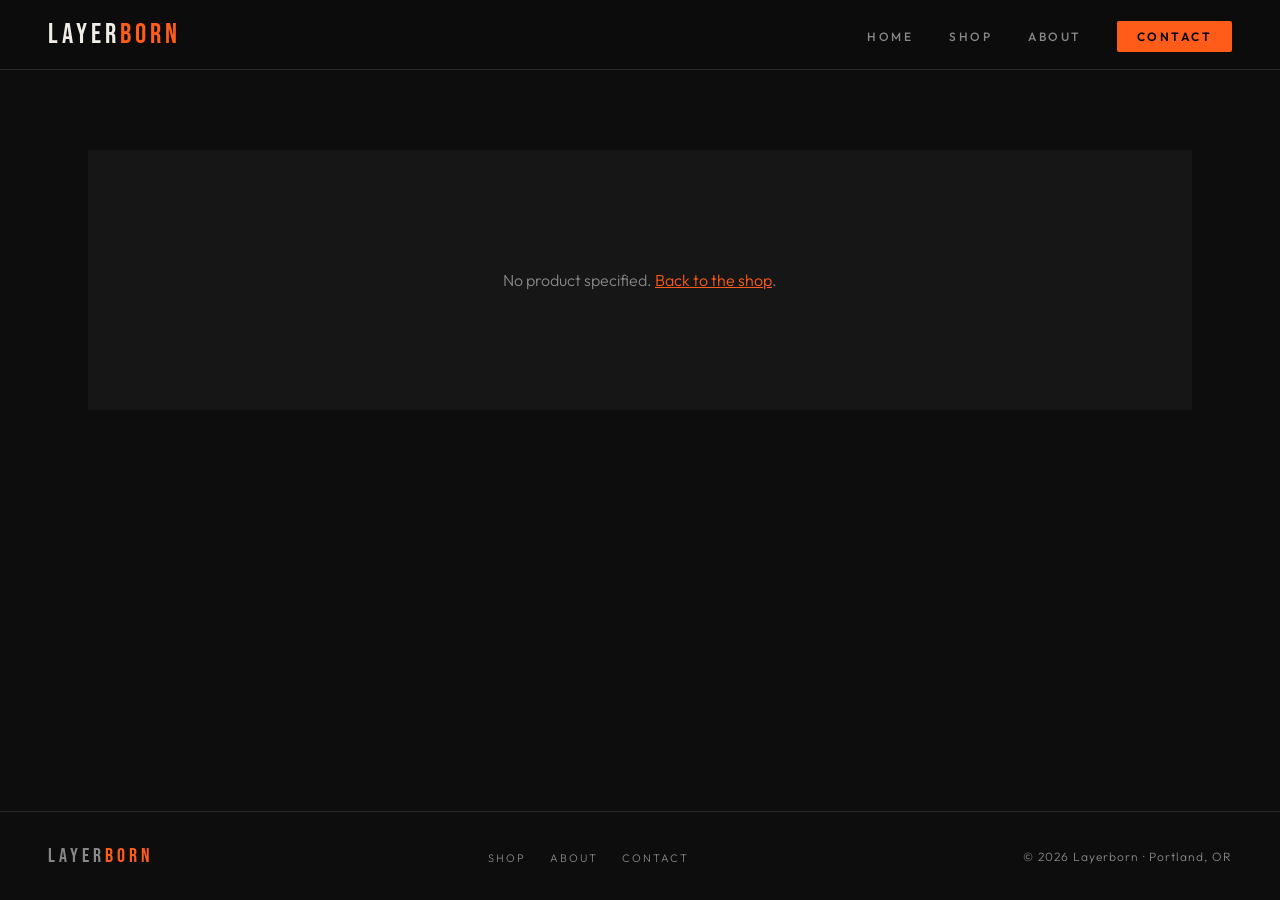
<file: product.html>
<!DOCTYPE html>
<html lang="en">
<head>
  <meta charset="UTF-8" />
  <meta name="viewport" content="width=device-width, initial-scale=1.0"/>
  <title>Layerborn</title>
  <meta name="theme-color" content="#0d0d0d" />
  <link href="https://fonts.googleapis.com/css2?family=Bebas+Neue&family=Outfit:wght@300;400;500;600&display=swap" rel="stylesheet"/>
  <link rel="stylesheet" href="styles.css" />
</head>
<body>

  <!-- NAV -->
  <nav class="site-nav">
    <a href="index.html" class="nav-logo">LAYER<span>BORN</span></a>
    <button class="nav-toggle" aria-label="Toggle menu">
      <span></span><span></span><span></span>
    </button>
    <ul>
      <li><a href="index.html">Home</a></li>
      <li><a href="shop.html">Shop</a></li>
      <li><a href="about.html">About</a></li>
      <li><a href="contact.html" class="nav-cta">Contact</a></li>
    </ul>
  </nav>

  <main class="page">
    <div id="product-content">
      <div class="product-detail">
        <div class="skeleton" style="aspect-ratio:1; border:1px solid var(--border);"></div>
        <div>
          <div style="background:var(--surface); height:24px; width:120px; margin-bottom:24px; border:1px solid var(--border);"></div>
          <div style="background:var(--surface); height:48px; width:80%; margin-bottom:24px; border:1px solid var(--border);"></div>
          <div style="background:var(--surface); height:64px; width:160px; margin-bottom:24px; border:1px solid var(--border);"></div>
          <div style="background:var(--surface); height:120px; border:1px solid var(--border);"></div>
        </div>
      </div>
    </div>

    <!-- Related products -->
    <div id="related-wrap" style="display:none; margin-top:80px;">
      <div class="section-label">Related</div>
      <h2 class="section-title" style="margin-bottom:32px;">More like this</h2>
      <div class="product-grid" id="related-grid"></div>
    </div>
  </main>

  <!-- FOOTER -->
  <footer class="site-footer">
    <a href="index.html" class="footer-logo">LAYER<span>BORN</span></a>
    <ul class="footer-links">
      <li><a href="shop.html">Shop</a></li>
      <li><a href="about.html">About</a></li>
      <li><a href="contact.html">Contact</a></li>
    </ul>
    <div class="footer-copy">© 2026 Layerborn · Portland, OR</div>
  </footer>

  <script src="app.js"></script>
  <script>
    (async () => {
      const content = document.getElementById("product-content");
      const params  = new URLSearchParams(location.search);
      const id      = parseInt(params.get("id"));

      if (!id) {
        content.innerHTML = `
          <div class="no-products" style="padding:120px 40px;">
            No product specified. <a href="shop.html" style="color:var(--accent)">Back to the shop</a>.
          </div>`;
        return;
      }

      const products = await LB.fetchProducts();
      const p = products.find(x => x.id === id);

      if (!p) {
        content.innerHTML = `
          <div class="no-products" style="padding:120px 40px;">
            Sorry, that product is no longer available.
            <a href="shop.html" style="color:var(--accent)">Browse current products →</a>
          </div>`;
        return;
      }

      // Page title + meta
      document.title = `${p.name} — Layerborn`;
      const metaDesc = document.querySelector('meta[name="description"]');
      if (metaDesc && p.description) metaDesc.setAttribute('content', p.description);

      const img = LB.imageUrlFor(p);
      const esc = LB.escapeHtml;
      const buyHref = p.etsy_url || 'contact.html';
      const buyLabel = p.etsy_url ? 'Buy on Etsy →' : 'Inquire to order →';
      const buyExternal = p.etsy_url && /^https?:\/\//.test(p.etsy_url);

      content.innerHTML = `
        <div class="product-detail fade-in">
          <div class="product-detail-img">
            ${img
              ? `<img src="${esc(img)}" alt="${esc(p.name)}" />`
              : `<div class="product-img-placeholder" style="width:100%;height:100%;font-size:14px;">${esc(p.category || 'Layerborn')}</div>`
            }
          </div>
          <div class="product-detail-info">
            <div class="crumbs">
              <a href="shop.html">Shop</a>
              ${p.category ? ` / <a href="shop.html?category=${esc(p.category)}">${esc(p.category)}</a>` : ''}
              / <span>${esc(p.name)}</span>
            </div>
            ${p.category ? `<div class="product-detail-cat">${esc(p.category)}</div>` : ''}
            <h1>${esc(p.name)}</h1>
            <div class="product-detail-price">${esc(LB.fmtPrice(p.price_cents))}</div>
            ${p.description ? `<p class="product-detail-desc">${esc(p.description)}</p>` : ''}
            <div class="product-detail-actions">
              <a href="${esc(buyHref)}" class="btn-primary"
                 ${buyExternal ? 'target="_blank" rel="noopener"' : ''}>${esc(buyLabel)}</a>
              <a href="contact.html" class="btn-outline">Ask a Question</a>
            </div>
            <div style="font-size:12px; color:var(--muted); line-height:1.7; border-top:1px solid var(--border); padding-top:20px;">
              <div><strong style="color:var(--text);">Made to order</strong> — printed individually after purchase.</div>
              <div>Typically arrives in 1–2 weeks (printing, packaging, and shipping from Portland, OR).</div>
              <div>Want it in a different color or size? <a href="contact.html" style="color:var(--accent);">Just ask.</a></div>
            </div>
          </div>
        </div>
      `;

      // Related products: same category, excluding this one, up to 4
      const related = products
        .filter(x => x.id !== p.id && (x.category || 'Other') === (p.category || 'Other'))
        .slice(0, 4);
      if (related.length > 0) {
        document.getElementById('related-wrap').style.display = 'block';
        document.getElementById('related-grid').innerHTML =
          related.map(LB.renderProductCard).join('');
      }
    })();
  </script>
</body>
</html>
</file>
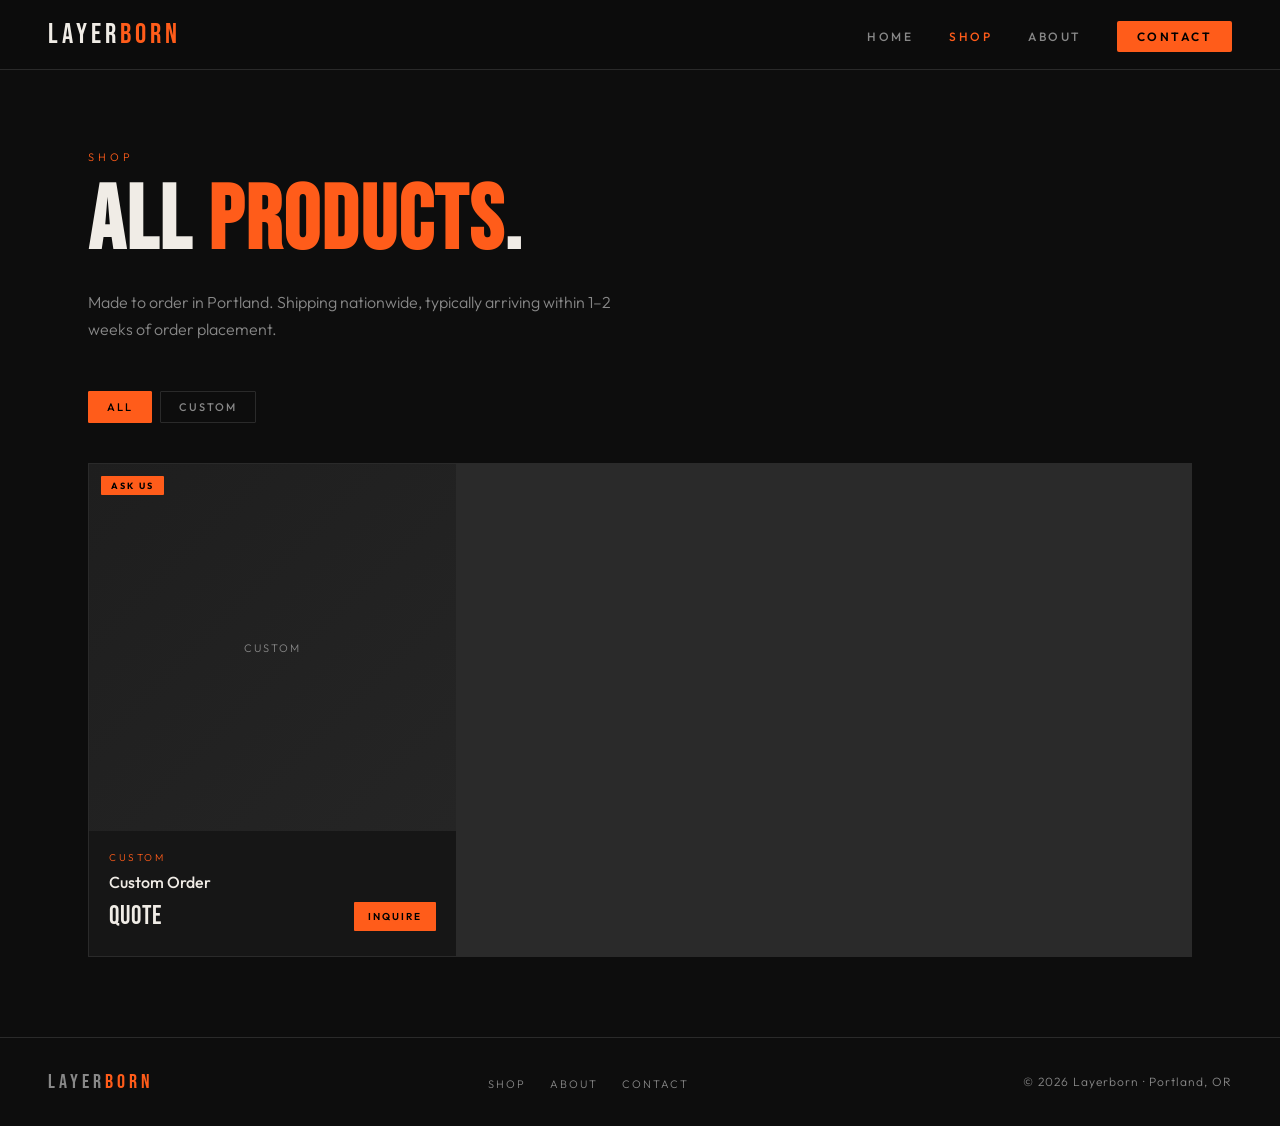
<file: shop.html>
<!DOCTYPE html>
<html lang="en">
<head>
  <meta charset="UTF-8" />
  <meta name="viewport" content="width=device-width, initial-scale=1.0"/>
  <title>Shop — Layerborn</title>
  <meta name="description" content="Browse our 3D-printed coasters, decor, holders, and accessories." />
  <meta name="theme-color" content="#0d0d0d" />
  <link href="https://fonts.googleapis.com/css2?family=Bebas+Neue&family=Outfit:wght@300;400;500;600&display=swap" rel="stylesheet"/>
  <link rel="stylesheet" href="styles.css" />
</head>
<body>

  <!-- NAV -->
  <nav class="site-nav">
    <a href="index.html" class="nav-logo">LAYER<span>BORN</span></a>
    <button class="nav-toggle" aria-label="Toggle menu">
      <span></span><span></span><span></span>
    </button>
    <ul>
      <li><a href="index.html">Home</a></li>
      <li><a href="shop.html">Shop</a></li>
      <li><a href="about.html">About</a></li>
      <li><a href="contact.html" class="nav-cta">Contact</a></li>
    </ul>
  </nav>

  <main class="page">
    <div class="section-label">Shop</div>
    <h1 class="page-hero">All <span class="accent">products</span>.</h1>
    <p class="page-sub">
      Made to order in Portland. Shipping nationwide, typically arriving
      within 1–2 weeks of order placement.
    </p>

    <div class="shop-filters" id="filters"></div>
    <div class="product-grid" id="product-grid">
      <div class="skeleton"></div>
      <div class="skeleton"></div>
      <div class="skeleton"></div>
      <div class="skeleton"></div>
      <div class="skeleton"></div>
      <div class="skeleton"></div>
    </div>
  </main>

  <!-- FOOTER -->
  <footer class="site-footer">
    <a href="index.html" class="footer-logo">LAYER<span>BORN</span></a>
    <ul class="footer-links">
      <li><a href="shop.html">Shop</a></li>
      <li><a href="about.html">About</a></li>
      <li><a href="contact.html">Contact</a></li>
    </ul>
    <div class="footer-copy">© 2026 Layerborn · Portland, OR</div>
  </footer>

  <script src="app.js"></script>
  <script>
    /* Shop: load full catalog, build category filters dynamically.
       The "All" filter shows everything; per-category filters are
       built from the published-products feed itself.

       Reads ?category=Foo from URL so we can deep-link from Home etc.
    */
    (async () => {
      const products = await LB.fetchProducts();
      const grid = document.getElementById("product-grid");
      const filterContainer = document.getElementById("filters");

      const params = new URLSearchParams(location.search);
      let active = params.get("category") || "All";

      const cats = ["All", ...new Set(products.map(p => p.category || "Other"))];

      function rebuildFilters() {
        filterContainer.innerHTML = "";
        cats.forEach(cat => {
          const btn = document.createElement("button");
          btn.className = "filter-btn" + (cat === active ? " active" : "");
          btn.textContent = cat;
          btn.addEventListener("click", () => {
            active = cat;
            const u = new URL(location.href);
            if (cat === "All") u.searchParams.delete("category");
            else u.searchParams.set("category", cat);
            history.replaceState({}, "", u);
            rebuildFilters();
            render();
          });
          filterContainer.appendChild(btn);
        });
      }

      function render() {
        const filtered = active === "All"
          ? products
          : products.filter(p => (p.category || "Other") === active);
        if (filtered.length === 0) {
          grid.innerHTML = '<div class="no-products">Nothing in this category yet. <a href="contact.html" style="color:var(--accent)">Message us</a> if you want something custom.</div>';
          return;
        }
        grid.innerHTML = filtered.map(LB.renderProductCard).join("");
      }

      rebuildFilters();
      render();
    })();
  </script>
</body>
</html>
</file>
<file: styles.css>
/* ──────────────────────────────────────────────────────────────
   LayerBorn storefront — shared styles
   ────────────────────────────────────────────────────────────── */

*, *::before, *::after { box-sizing: border-box; margin: 0; padding: 0; }

:root {
  --bg:        #0d0d0d;
  --surface:   #161616;
  --surface2:  #1e1e1e;
  --border:    #2a2a2a;
  --accent:    #ff5c1a;
  --accent2:   #ff8c55;
  --text:      #f0ece6;
  --muted:     #888;
  --font-display: 'Bebas Neue', sans-serif;
  --font-body:    'Outfit', sans-serif;
  --max-w:     1200px;
}

html { scroll-behavior: smooth; }

body {
  background: var(--bg);
  color: var(--text);
  font-family: var(--font-body);
  font-weight: 300;
  overflow-x: hidden;
  min-height: 100vh;
  display: flex;
  flex-direction: column;
}

a { color: inherit; }

/* ── NAV ──────────────────────────────────────────────── */
nav.site-nav {
  position: sticky;
  top: 0;
  z-index: 100;
  display: flex;
  align-items: center;
  justify-content: space-between;
  padding: 18px 48px;
  background: rgba(13, 13, 13, 0.85);
  backdrop-filter: blur(12px);
  -webkit-backdrop-filter: blur(12px);
  border-bottom: 1px solid var(--border);
}

.nav-logo {
  font-family: var(--font-display);
  font-size: 28px;
  letter-spacing: 4px;
  color: var(--text);
  text-decoration: none;
}
.nav-logo span { color: var(--accent); }

nav.site-nav ul {
  list-style: none;
  display: flex;
  gap: 36px;
  align-items: center;
}

nav.site-nav ul a {
  text-decoration: none;
  color: var(--muted);
  font-size: 12px;
  font-weight: 500;
  letter-spacing: 2.5px;
  text-transform: uppercase;
  transition: color 0.2s;
}
nav.site-nav ul a:hover { color: var(--text); }
nav.site-nav ul a.active { color: var(--accent); }

.nav-cta {
  background: var(--accent);
  color: #000 !important;
  padding: 8px 20px;
  border-radius: 2px;
  font-weight: 600 !important;
  transition: background 0.2s !important;
}
.nav-cta:hover { background: var(--accent2) !important; color: #000 !important; }

/* Mobile hamburger */
.nav-toggle {
  display: none;
  background: none;
  border: 0;
  cursor: pointer;
  padding: 6px;
  width: 36px;
  height: 36px;
  flex-direction: column;
  justify-content: space-between;
}
.nav-toggle span {
  display: block;
  height: 2px;
  width: 100%;
  background: var(--text);
  transition: transform 0.25s, opacity 0.25s;
}
.nav-toggle.open span:nth-child(1) { transform: translateY(10px) rotate(45deg); }
.nav-toggle.open span:nth-child(2) { opacity: 0; }
.nav-toggle.open span:nth-child(3) { transform: translateY(-10px) rotate(-45deg); }

/* ── PAGE WRAPPERS ────────────────────────────────────── */
main.page {
  flex: 1;
  width: 100%;
  margin: 0 auto;
  padding: 80px 48px;
  max-width: var(--max-w);
}

.page-narrow {
  max-width: 720px;
}

.page-hero {
  font-family: var(--font-display);
  font-size: clamp(48px, 7vw, 96px);
  line-height: 0.95;
  letter-spacing: 2px;
  margin-bottom: 24px;
}

.page-hero .accent { color: var(--accent); }

.page-sub {
  max-width: 560px;
  font-size: 16px;
  line-height: 1.7;
  color: var(--muted);
  margin-bottom: 48px;
}

.section-label {
  font-size: 11px;
  letter-spacing: 4px;
  text-transform: uppercase;
  color: var(--accent);
  margin-bottom: 16px;
}

.section-title {
  font-family: var(--font-display);
  font-size: clamp(36px, 5vw, 56px);
  line-height: 1;
  margin-bottom: 8px;
}

.section-divider {
  height: 1px;
  background: var(--border);
  margin: 80px 0;
}

/* ── BUTTONS ──────────────────────────────────────────── */
.btn-primary {
  display: inline-block;
  background: var(--accent);
  color: #000;
  font-family: var(--font-body);
  font-weight: 600;
  font-size: 13px;
  letter-spacing: 2px;
  text-transform: uppercase;
  text-decoration: none;
  padding: 14px 32px;
  border-radius: 2px;
  border: none;
  cursor: pointer;
  transition: background 0.2s, transform 0.15s;
}
.btn-primary:hover { background: var(--accent2); transform: translateY(-1px); }

.btn-secondary {
  display: inline-block;
  color: var(--muted);
  font-size: 13px;
  letter-spacing: 2px;
  text-transform: uppercase;
  text-decoration: none;
  padding: 14px 0;
  border: 0;
  background: none;
  border-bottom: 1px solid var(--border);
  cursor: pointer;
  font-family: var(--font-body);
  transition: color 0.2s, border-color 0.2s;
}
.btn-secondary:hover { color: var(--text); border-color: var(--text); }

.btn-outline {
  display: inline-block;
  background: transparent;
  color: var(--text);
  border: 1px solid var(--border);
  font-family: var(--font-body);
  font-weight: 600;
  font-size: 13px;
  letter-spacing: 2px;
  text-transform: uppercase;
  text-decoration: none;
  padding: 14px 32px;
  border-radius: 2px;
  cursor: pointer;
  transition: border-color 0.2s, color 0.2s, background 0.2s;
}
.btn-outline:hover { border-color: var(--accent); color: var(--accent); background: rgba(255,92,26,0.05); }

/* ── HOME HERO ────────────────────────────────────────── */
.home-hero {
  position: relative;
  min-height: calc(100vh - 80px);
  display: flex;
  flex-direction: column;
  justify-content: center;
  padding: 80px 48px;
  overflow: hidden;
}
.home-hero::before {
  content: '';
  position: absolute;
  inset: 0;
  background:
    radial-gradient(ellipse 60% 60% at 80% 40%, rgba(255,92,26,0.08) 0%, transparent 70%),
    repeating-linear-gradient(0deg, transparent, transparent 39px, rgba(255,255,255,0.02) 39px, rgba(255,255,255,0.02) 40px),
    repeating-linear-gradient(90deg, transparent, transparent 39px, rgba(255,255,255,0.02) 39px, rgba(255,255,255,0.02) 40px);
  pointer-events: none;
}
.home-hero > * { position: relative; z-index: 1; }

.hero-tag {
  font-size: 12px;
  font-weight: 600;
  letter-spacing: 4px;
  text-transform: uppercase;
  color: var(--accent);
  margin-bottom: 24px;
  opacity: 0;
  animation: fadeUp 0.6s 0.15s forwards;
}

.hero-title {
  font-family: var(--font-display);
  font-size: clamp(64px, 10vw, 144px);
  line-height: 0.92;
  letter-spacing: 2px;
  margin-bottom: 32px;
  max-width: 1100px;
  opacity: 0;
  animation: fadeUp 0.6s 0.3s forwards;
}
.hero-title .line2 {
  color: transparent;
  -webkit-text-stroke: 1.5px rgba(240,236,230,0.25);
}
.hero-title .accent { color: var(--accent); }

.hero-sub {
  max-width: 480px;
  font-size: 16px;
  line-height: 1.7;
  color: var(--muted);
  margin-bottom: 48px;
  opacity: 0;
  animation: fadeUp 0.6s 0.45s forwards;
}

.hero-actions {
  display: flex;
  gap: 16px;
  align-items: center;
  flex-wrap: wrap;
  opacity: 0;
  animation: fadeUp 0.6s 0.6s forwards;
}

/* ── VALUE PROPS (home) ───────────────────────────────── */
.value-props {
  display: grid;
  grid-template-columns: repeat(3, 1fr);
  gap: 1px;
  background: var(--border);
  border: 1px solid var(--border);
  margin-bottom: 80px;
}
.value-prop {
  background: var(--surface);
  padding: 36px 28px;
  display: flex;
  flex-direction: column;
  gap: 16px;
  transition: background 0.2s;
}
.value-prop:hover { background: var(--surface2); }
.value-prop-icon {
  color: var(--accent);
  width: 32px;
  height: 32px;
}
.value-prop-icon svg { width: 100%; height: 100%; }
.value-prop-title {
  font-family: var(--font-display);
  font-size: 28px;
  letter-spacing: 1px;
  line-height: 1;
}
.value-prop-text {
  font-size: 14px;
  color: var(--muted);
  line-height: 1.7;
}

/* ── HOME FEATURED ROW ───────────────────────────────── */
.featured-header {
  display: flex;
  justify-content: space-between;
  align-items: flex-end;
  margin-bottom: 40px;
  gap: 24px;
  flex-wrap: wrap;
}

/* ── PRODUCT GRID ─────────────────────────────────────── */
.product-grid {
  display: grid;
  grid-template-columns: repeat(auto-fill, minmax(280px, 1fr));
  gap: 1px;
  background: var(--border);
  border: 1px solid var(--border);
}

.product-card {
  background: var(--surface);
  display: flex;
  flex-direction: column;
  transition: background 0.2s;
  cursor: pointer;
  text-decoration: none;
  color: inherit;
}
.product-card:hover { background: var(--surface2); }
.product-card:hover .product-img { transform: scale(1.04); }

.product-img-wrap {
  overflow: hidden;
  aspect-ratio: 1;
  background: var(--surface2);
  position: relative;
}
.product-img {
  width: 100%;
  height: 100%;
  object-fit: cover;
  transition: transform 0.4s cubic-bezier(0.25, 0.46, 0.45, 0.94);
  display: block;
}
.product-img-placeholder {
  width: 100%;
  height: 100%;
  display: flex;
  align-items: center;
  justify-content: center;
  font-size: 11px;
  letter-spacing: 2px;
  text-transform: uppercase;
  color: var(--muted);
  background: linear-gradient(135deg, #1e1e1e, #252525);
}
.product-badge {
  position: absolute;
  top: 12px;
  left: 12px;
  background: var(--accent);
  color: #000;
  font-size: 9px;
  font-weight: 700;
  letter-spacing: 2px;
  text-transform: uppercase;
  padding: 4px 10px;
  border-radius: 1px;
}

.product-info {
  padding: 20px 20px 24px;
  flex: 1;
  display: flex;
  flex-direction: column;
}
.product-category {
  font-size: 10px;
  letter-spacing: 2.5px;
  text-transform: uppercase;
  color: var(--accent);
  margin-bottom: 8px;
}
.product-name {
  font-size: 16px;
  font-weight: 500;
  line-height: 1.3;
  margin-bottom: 8px;
  flex: 1;
}
.product-desc {
  font-size: 12px;
  color: var(--muted);
  line-height: 1.5;
  margin-bottom: 16px;
}
.product-footer {
  display: flex;
  justify-content: space-between;
  align-items: center;
}
.product-price {
  font-family: var(--font-display);
  font-size: 26px;
  color: var(--text);
  letter-spacing: 1px;
}
.product-btn {
  font-size: 10px;
  font-weight: 600;
  letter-spacing: 2px;
  text-transform: uppercase;
  color: #000;
  background: var(--accent);
  border: none;
  padding: 8px 14px;
  border-radius: 1px;
  cursor: pointer;
  text-decoration: none;
  transition: background 0.2s;
  display: inline-block;
}
.product-btn:hover { background: var(--accent2); }
.no-products {
  background: var(--surface);
  padding: 80px;
  text-align: center;
  color: var(--muted);
  grid-column: 1 / -1;
}

/* ── SHOP FILTERS ─────────────────────────────────────── */
.shop-filters {
  display: flex;
  gap: 8px;
  margin-bottom: 40px;
  flex-wrap: wrap;
}
.filter-btn {
  background: none;
  border: 1px solid var(--border);
  color: var(--muted);
  font-family: var(--font-body);
  font-size: 11px;
  font-weight: 500;
  letter-spacing: 2px;
  text-transform: uppercase;
  padding: 8px 18px;
  cursor: pointer;
  border-radius: 1px;
  transition: all 0.2s;
}
.filter-btn:hover, .filter-btn.active {
  background: var(--accent);
  border-color: var(--accent);
  color: #000;
}

/* ── PRODUCT DETAIL ───────────────────────────────────── */
.product-detail {
  display: grid;
  grid-template-columns: 1fr 1fr;
  gap: 64px;
  align-items: start;
}
.product-detail-img {
  aspect-ratio: 1;
  background: var(--surface2);
  border: 1px solid var(--border);
  overflow: hidden;
  display: flex;
  align-items: center;
  justify-content: center;
}
.product-detail-img img {
  width: 100%;
  height: 100%;
  object-fit: cover;
}
.product-detail-info .crumbs {
  font-size: 11px;
  letter-spacing: 2px;
  text-transform: uppercase;
  color: var(--muted);
  margin-bottom: 24px;
}
.product-detail-info .crumbs a { color: var(--muted); text-decoration: none; }
.product-detail-info .crumbs a:hover { color: var(--accent); }
.product-detail-info h1 {
  font-family: var(--font-display);
  font-size: clamp(40px, 5vw, 64px);
  line-height: 1;
  letter-spacing: 1px;
  margin-bottom: 12px;
}
.product-detail-cat {
  display: inline-block;
  font-size: 11px;
  letter-spacing: 2.5px;
  text-transform: uppercase;
  color: var(--accent);
  margin-bottom: 24px;
}
.product-detail-price {
  font-family: var(--font-display);
  font-size: 56px;
  color: var(--text);
  letter-spacing: 1px;
  margin-bottom: 24px;
  line-height: 1;
}
.product-detail-desc {
  font-size: 15px;
  line-height: 1.8;
  color: var(--muted);
  margin-bottom: 32px;
}
.product-detail-actions {
  display: flex;
  gap: 12px;
  flex-wrap: wrap;
  margin-bottom: 32px;
}

/* ── ABOUT PAGE ───────────────────────────────────────── */
.about-grid {
  display: grid;
  grid-template-columns: 1fr 1fr;
  gap: 80px;
  align-items: start;
  margin-bottom: 80px;
}
.about-stats {
  display: grid;
  grid-template-columns: repeat(3, 1fr);
  gap: 1px;
  background: var(--border);
  border: 1px solid var(--border);
  margin-top: 32px;
}
.stat {
  background: var(--surface);
  padding: 28px 24px;
}
.stat-num {
  font-family: var(--font-display);
  font-size: 48px;
  color: var(--accent);
  line-height: 1;
  margin-bottom: 6px;
}
.stat-label {
  font-size: 12px;
  letter-spacing: 2px;
  text-transform: uppercase;
  color: var(--muted);
}
.about-features {
  display: flex;
  flex-direction: column;
  gap: 1px;
  background: var(--border);
  border: 1px solid var(--border);
}
.feature {
  background: var(--surface);
  padding: 24px 28px;
  display: flex;
  gap: 20px;
  align-items: flex-start;
  transition: background 0.2s;
}
.feature:hover { background: var(--surface2); }
.feature-icon {
  flex-shrink: 0;
  margin-top: 2px;
  color: var(--accent);
  width: 28px;
  height: 28px;
}
.feature-icon svg { width: 100%; height: 100%; }
.feature-title {
  font-size: 15px;
  font-weight: 600;
  margin-bottom: 6px;
  letter-spacing: 0.5px;
}
.feature-desc {
  font-size: 13px;
  color: var(--muted);
  line-height: 1.6;
}

/* ── FAQ ───────────────────────────────────────────────── */
.faq {
  display: flex;
  flex-direction: column;
  gap: 1px;
  background: var(--border);
  border: 1px solid var(--border);
}
.faq-item {
  background: var(--surface);
  padding: 22px 28px;
  cursor: pointer;
  transition: background 0.2s;
}
.faq-item:hover { background: var(--surface2); }
.faq-q {
  font-size: 15px;
  font-weight: 500;
  display: flex;
  justify-content: space-between;
  align-items: center;
  gap: 16px;
}
.faq-q::after {
  content: '+';
  color: var(--accent);
  font-size: 24px;
  font-weight: 300;
  transition: transform 0.2s;
  line-height: 1;
}
.faq-item.open .faq-q::after { transform: rotate(45deg); }
.faq-a {
  font-size: 14px;
  color: var(--muted);
  line-height: 1.7;
  margin-top: 0;
  max-height: 0;
  overflow: hidden;
  opacity: 0;
  transition: max-height 0.3s, opacity 0.2s, margin-top 0.2s;
}
.faq-item.open .faq-a {
  max-height: 500px;
  opacity: 1;
  margin-top: 14px;
}

/* ── CONTACT ──────────────────────────────────────────── */
.contact-grid {
  display: grid;
  grid-template-columns: 1fr 1fr;
  gap: 80px;
  align-items: start;
}
.contact-links {
  display: flex;
  flex-direction: column;
  gap: 16px;
  margin-top: 32px;
}
.contact-link {
  display: flex;
  align-items: center;
  gap: 16px;
  text-decoration: none;
  color: var(--text);
  font-size: 14px;
  padding: 16px 20px;
  background: var(--surface);
  border: 1px solid var(--border);
  border-radius: 2px;
  transition: border-color 0.2s, background 0.2s;
}
.contact-link:hover {
  border-color: var(--accent);
  background: var(--surface2);
}
.contact-link-icon {
  color: var(--accent);
  flex-shrink: 0;
  display: flex;
  align-items: center;
  justify-content: center;
  width: 22px;
  height: 22px;
}
.contact-link-icon svg { width: 100%; height: 100%; }
.contact-link-text span {
  display: block;
  font-size: 11px;
  letter-spacing: 2px;
  text-transform: uppercase;
  color: var(--muted);
  margin-bottom: 2px;
}

.contact-form {
  display: flex;
  flex-direction: column;
  gap: 16px;
}
.form-field {
  display: flex;
  flex-direction: column;
  gap: 6px;
}
.form-field label {
  font-size: 11px;
  letter-spacing: 2px;
  text-transform: uppercase;
  color: var(--muted);
}
.form-field input,
.form-field textarea {
  background: var(--surface);
  border: 1px solid var(--border);
  color: var(--text);
  font-family: var(--font-body);
  font-size: 14px;
  padding: 12px 16px;
  border-radius: 2px;
  outline: none;
  transition: border-color 0.2s;
  resize: vertical;
}
.form-field input:focus,
.form-field textarea:focus {
  border-color: var(--accent);
}
.form-submit {
  background: var(--accent);
  color: #000;
  border: none;
  font-family: var(--font-body);
  font-size: 12px;
  font-weight: 700;
  letter-spacing: 3px;
  text-transform: uppercase;
  padding: 14px;
  border-radius: 2px;
  cursor: pointer;
  transition: background 0.2s;
  margin-top: 4px;
}
.form-submit:hover { background: var(--accent2); }

/* ── FOOTER ───────────────────────────────────────────── */
footer.site-footer {
  border-top: 1px solid var(--border);
  padding: 32px 48px;
  display: flex;
  justify-content: space-between;
  align-items: center;
  gap: 16px;
  flex-wrap: wrap;
}
.footer-logo {
  font-family: var(--font-display);
  font-size: 20px;
  letter-spacing: 4px;
  color: var(--muted);
  text-decoration: none;
}
.footer-logo span { color: var(--accent); }
.footer-links {
  list-style: none;
  display: flex;
  gap: 24px;
}
.footer-links a {
  color: var(--muted);
  text-decoration: none;
  font-size: 11px;
  letter-spacing: 2px;
  text-transform: uppercase;
  transition: color 0.2s;
}
.footer-links a:hover { color: var(--text); }
.footer-copy {
  font-size: 12px;
  color: var(--muted);
  letter-spacing: 1px;
}

/* ── LOADING & EMPTY ──────────────────────────────────── */
.skeleton {
  background: linear-gradient(90deg, var(--surface) 25%, var(--surface2) 50%, var(--surface) 75%);
  background-size: 200% 100%;
  animation: shimmer 1.4s linear infinite;
  aspect-ratio: 1;
}
@keyframes shimmer {
  0%   { background-position: 200% 0; }
  100% { background-position: -200% 0; }
}

/* ── ANIMATIONS ───────────────────────────────────────── */
@keyframes fadeUp {
  from { opacity: 0; transform: translateY(24px); }
  to   { opacity: 1; transform: translateY(0); }
}
.fade-in { opacity: 0; animation: fadeUp 0.5s 0.1s forwards; }

/* ── MOBILE ───────────────────────────────────────────── */
@media (max-width: 860px) {
  nav.site-nav { padding: 14px 24px; }
  nav.site-nav ul {
    position: fixed;
    top: 60px; left: 0; right: 0;
    flex-direction: column;
    gap: 0;
    background: rgba(13,13,13,0.97);
    border-bottom: 1px solid var(--border);
    transform: translateY(-110%);
    transition: transform 0.25s;
  }
  nav.site-nav ul.open { transform: translateY(0); }
  nav.site-nav ul li { width: 100%; }
  nav.site-nav ul a {
    display: block;
    padding: 18px 24px;
    border-bottom: 1px solid var(--border);
  }
  .nav-toggle { display: flex; }
  .nav-cta { padding: 10px 24px !important; }

  main.page { padding: 48px 24px; }
  .home-hero { padding: 48px 24px; }
  .value-props { grid-template-columns: 1fr; }
  .about-grid { grid-template-columns: 1fr; gap: 48px; }
  .about-stats { grid-template-columns: 1fr; }
  .contact-grid { grid-template-columns: 1fr; gap: 48px; }
  .product-detail { grid-template-columns: 1fr; gap: 32px; }
  footer.site-footer { padding: 24px; }
  .featured-header { flex-direction: column; align-items: flex-start; }
}
</file>
